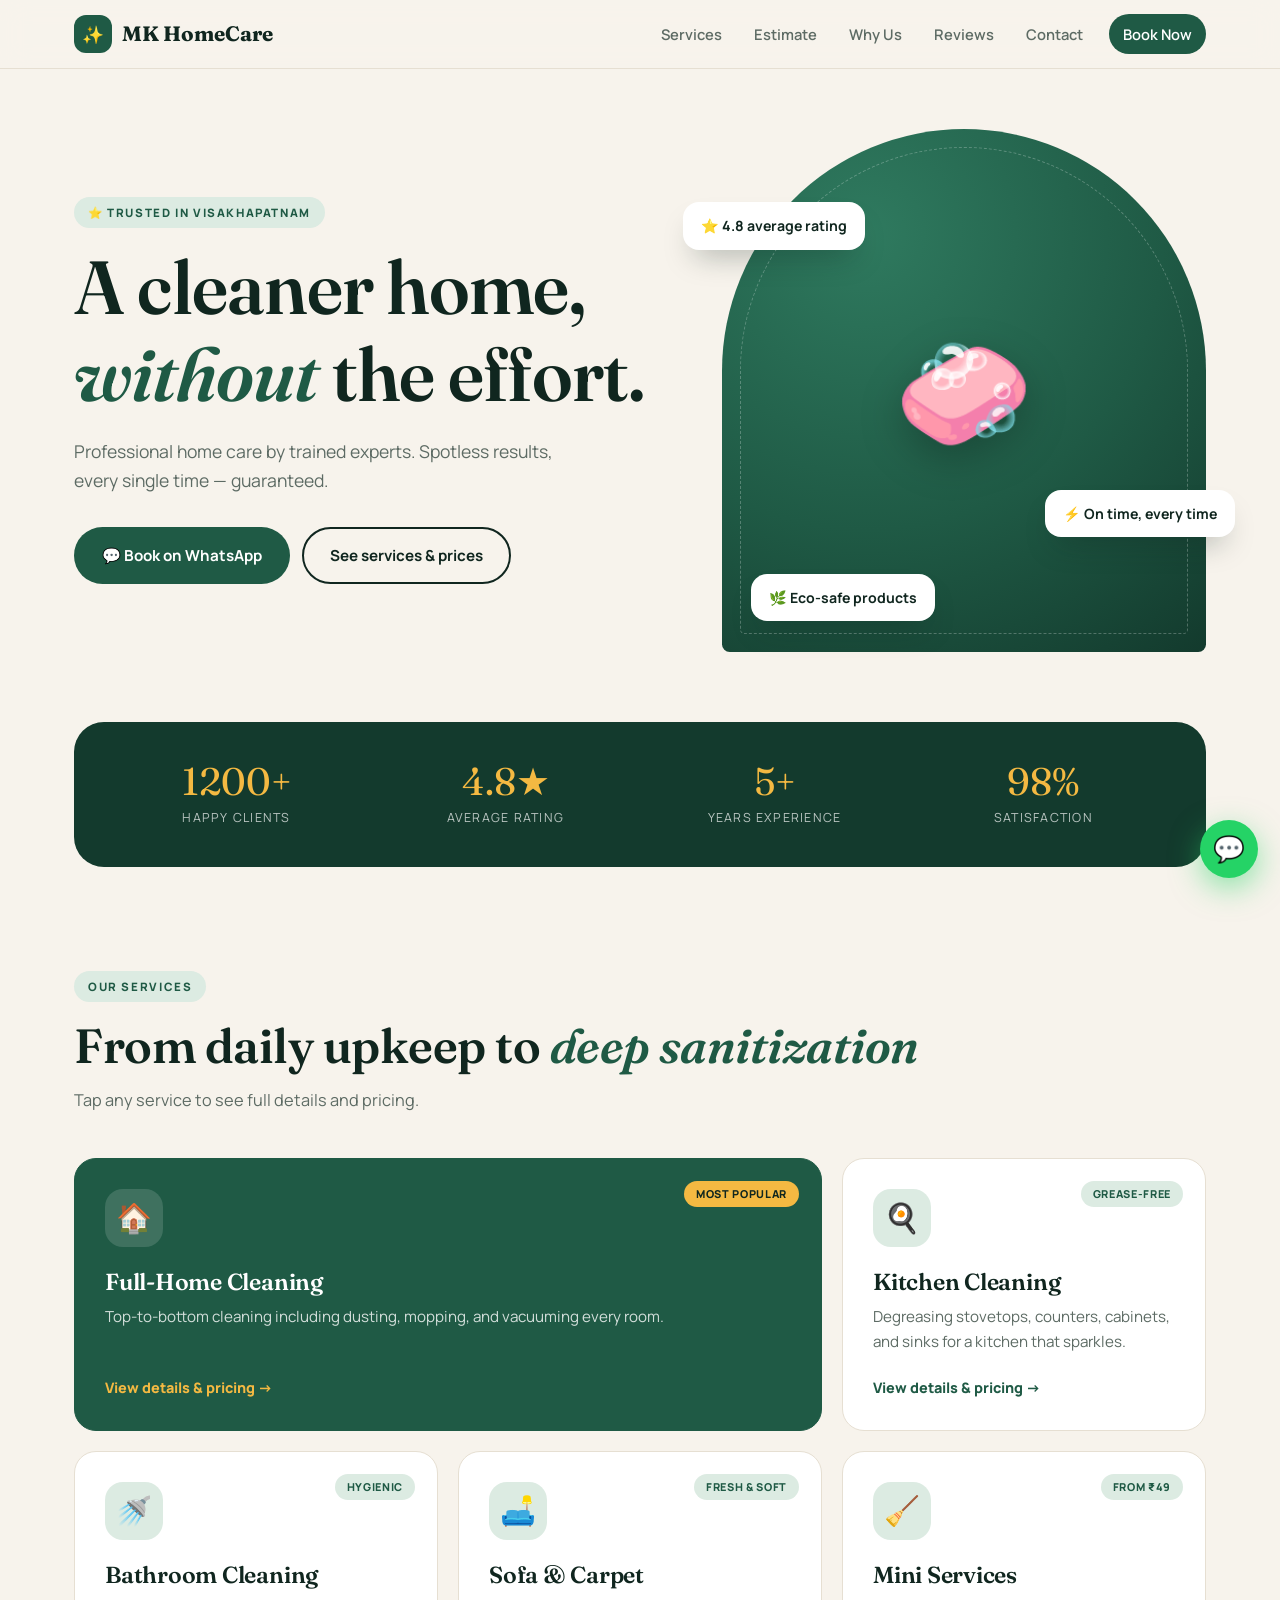
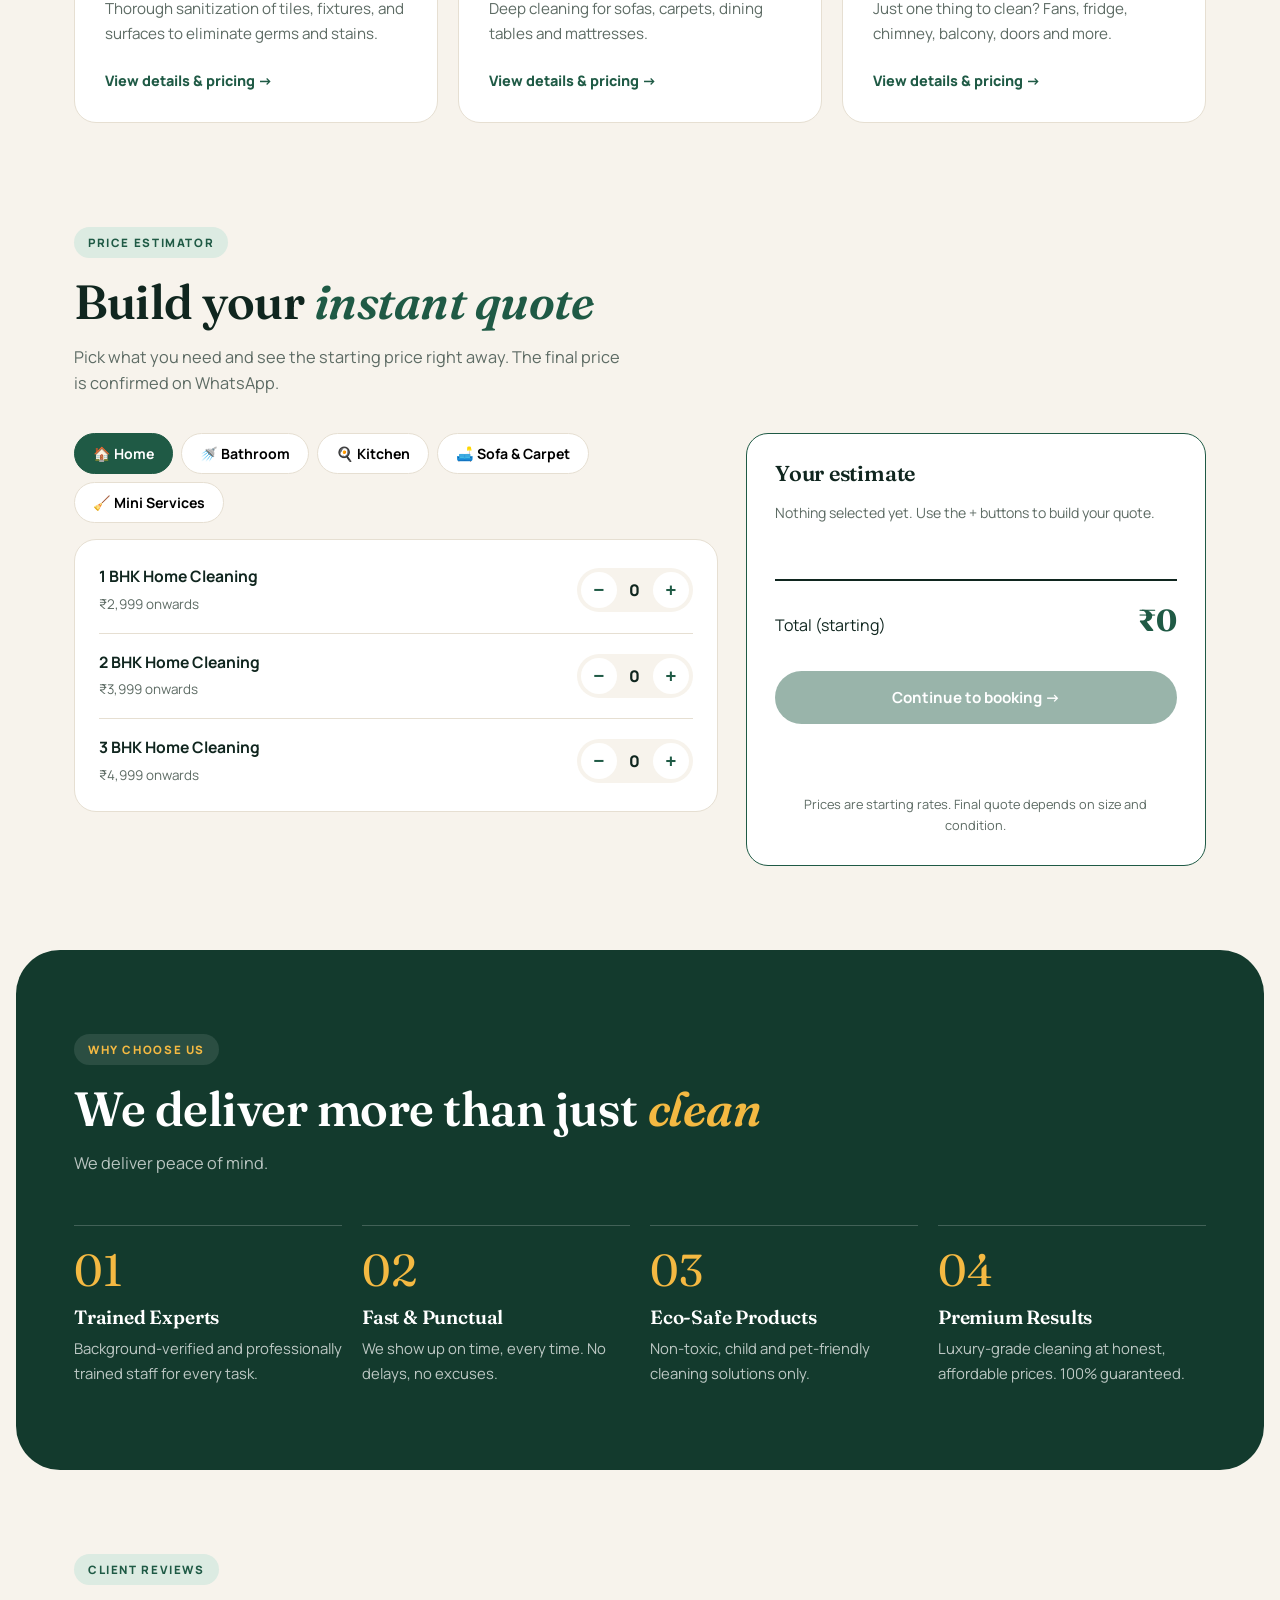
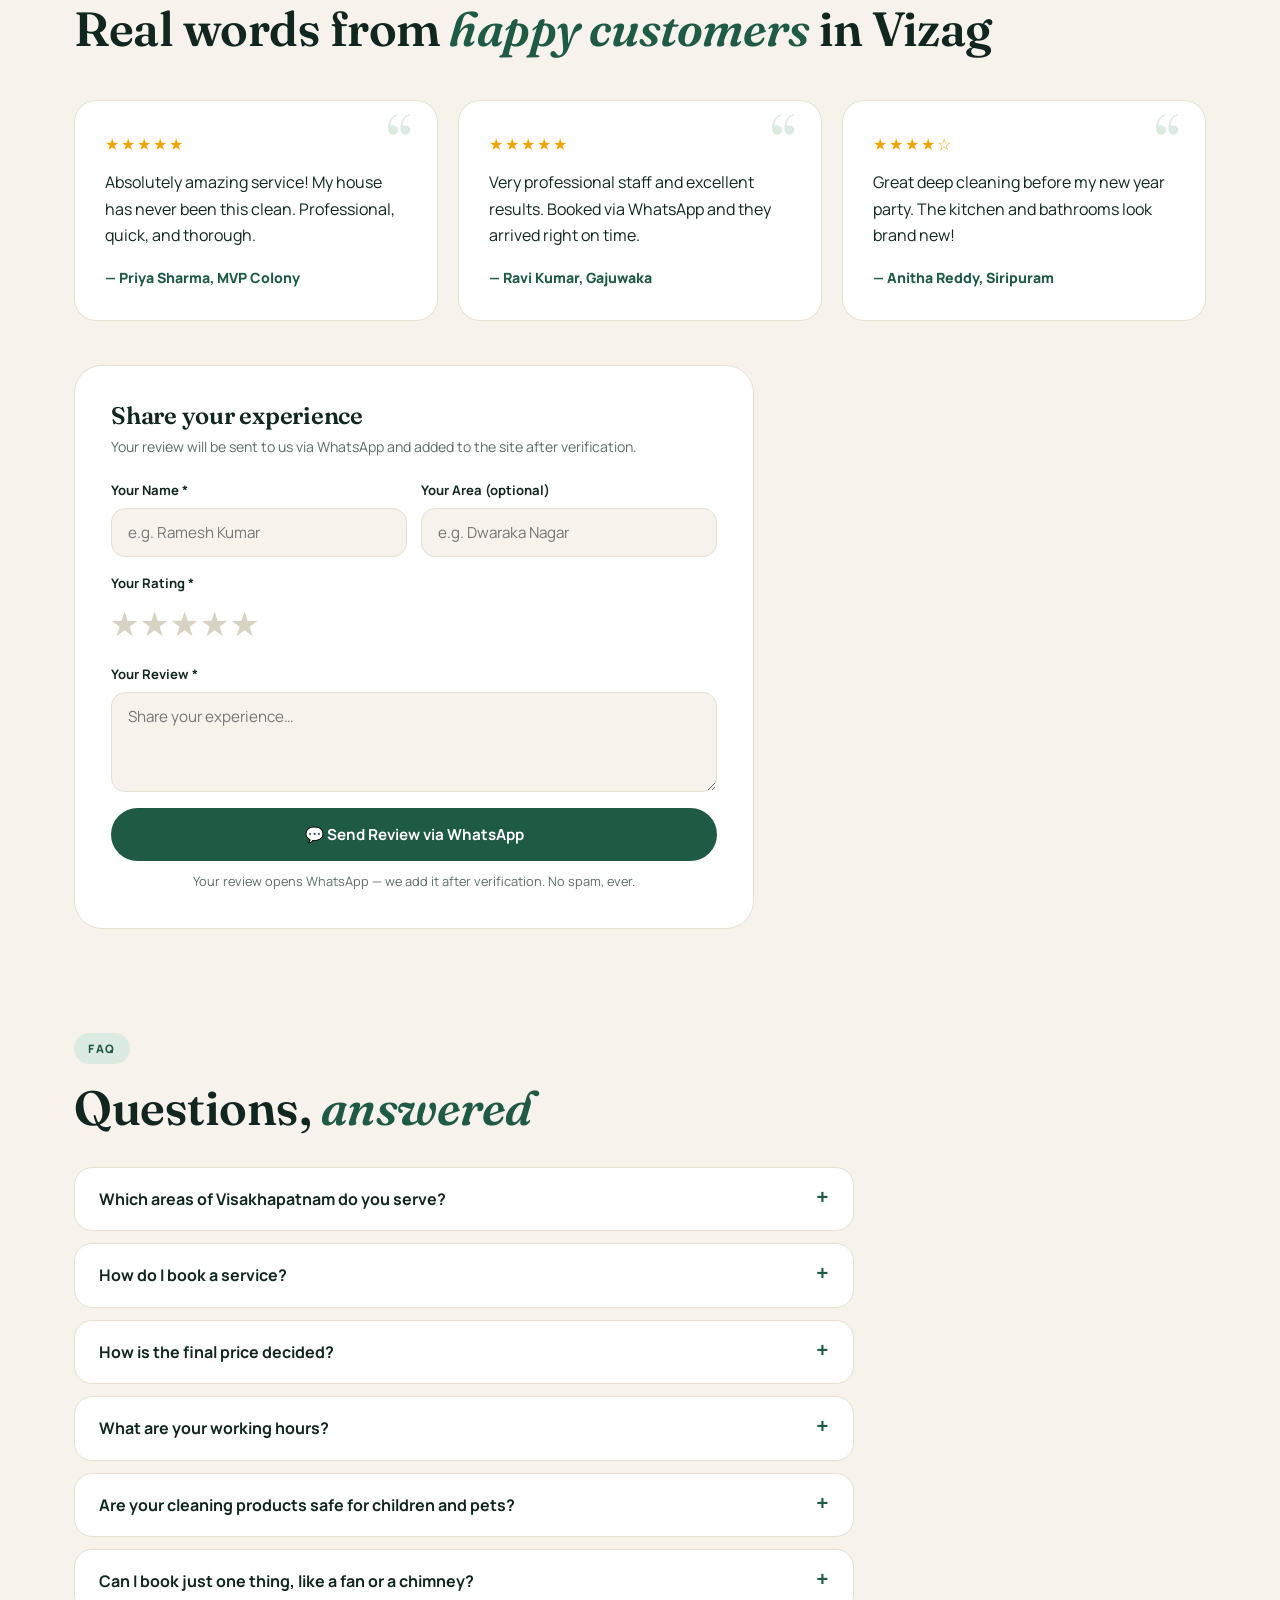
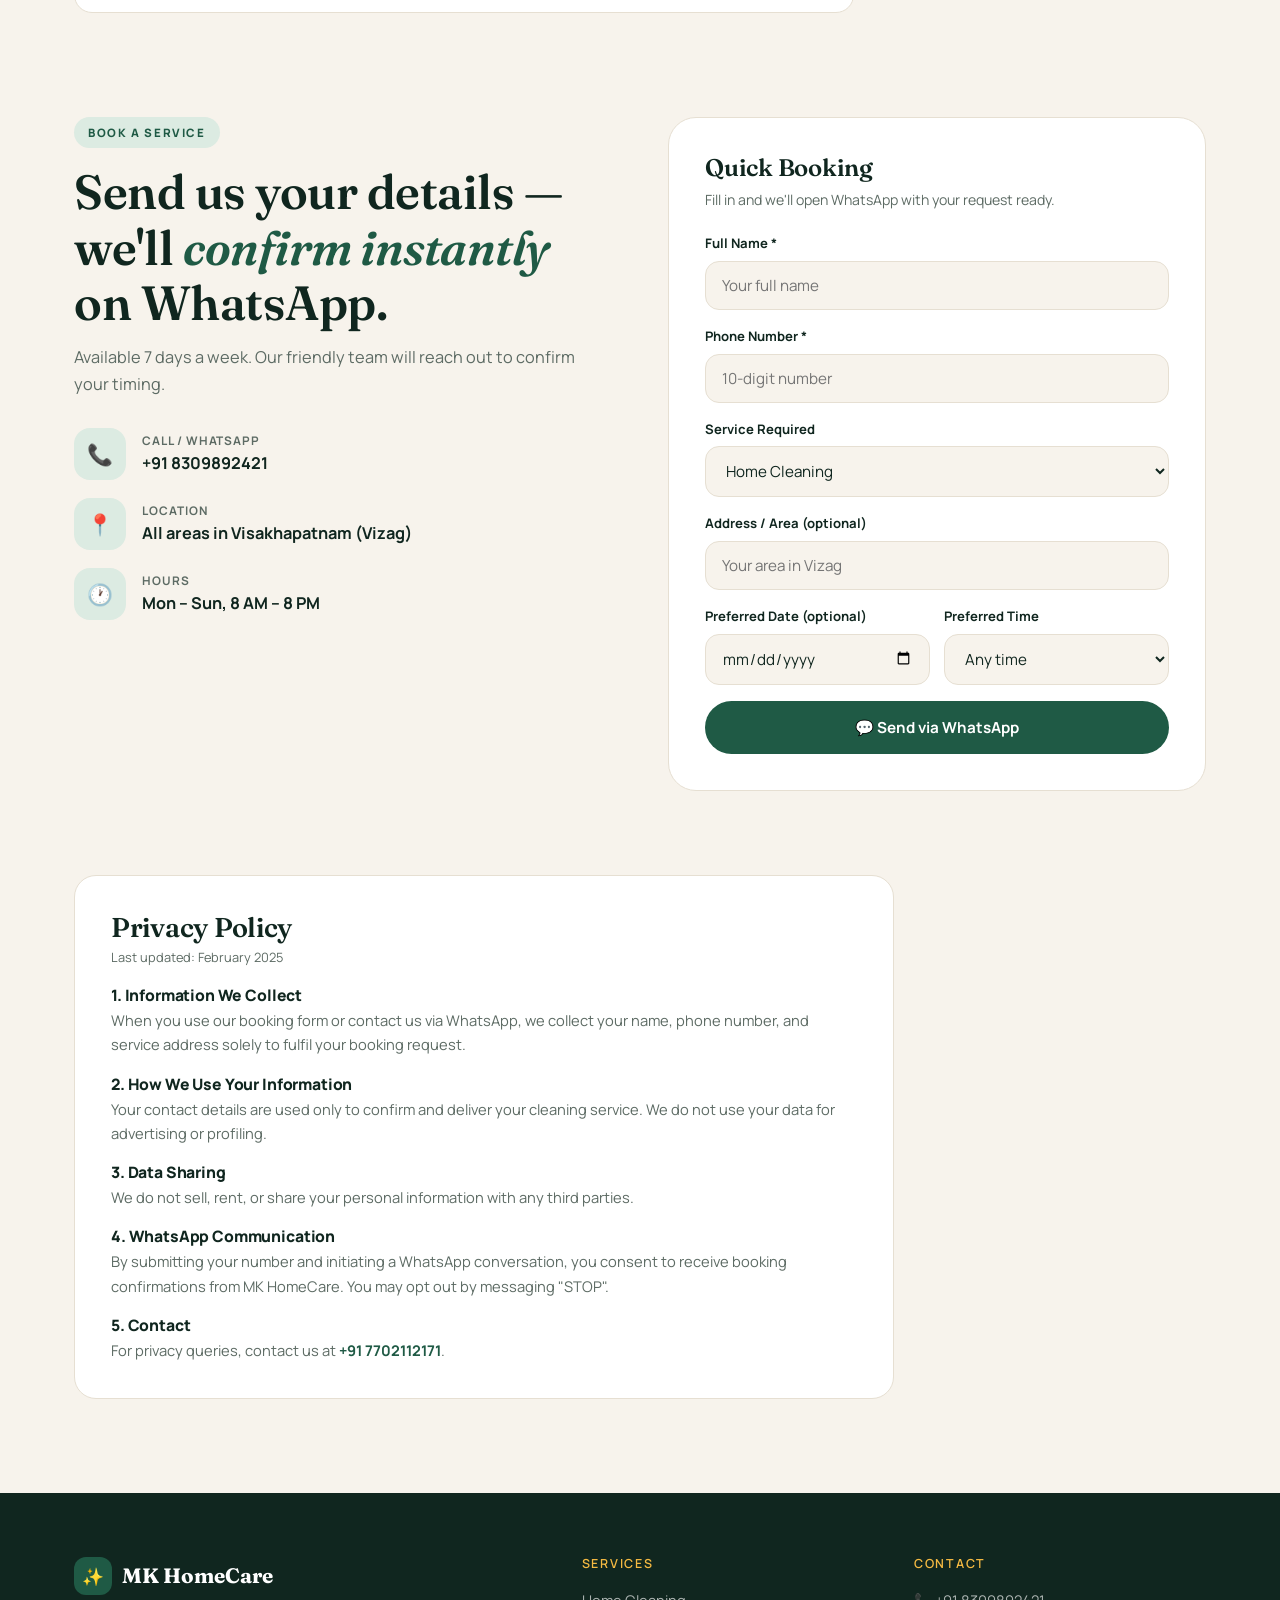
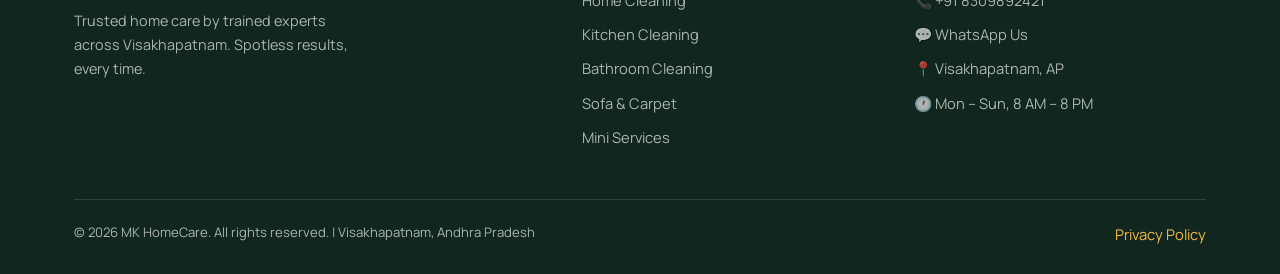
<file: index.html>
<!DOCTYPE html>
<html lang="en">
<head>
<meta charset="UTF-8"/>
<meta name="viewport" content="width=device-width,initial-scale=1"/>
<title>MK HomeCare – Professional Home Cleaning Services in Visakhapatnam</title>
<meta name="description" content="MK HomeCare offers trusted professional home, kitchen, bathroom, sofa and deep cleaning services across Visakhapatnam (Vizag). Book instantly on WhatsApp."/>
<meta name="robots" content="index, follow"/>
<meta name="author" content="MK HomeCare"/>
<link rel="canonical" href="https://arjunpuli007.github.io/MK-HomeCare/"/>
<meta property="og:type" content="website"/>
<meta property="og:url" content="https://arjunpuli007.github.io/MK-HomeCare/"/>
<meta property="og:site_name" content="MK HomeCare"/>
<meta property="og:image" content="https://arjunpuli007.github.io/MK-HomeCare/og-image.png"/>
<meta name="twitter:card" content="summary_large_image"/>
<meta name="theme-color" content="#1f5a45"/>
<meta property="og:title" content="MK HomeCare – Professional Home Cleaning Services in Visakhapatnam"/>
<meta property="og:description" content="MK HomeCare offers trusted professional home, kitchen, bathroom, sofa and deep cleaning services across Visakhapatnam (Vizag). Book instantly on WhatsApp."/>
<link rel="icon" href="data:image/svg+xml,<svg xmlns='http://www.w3.org/2000/svg' viewBox='0 0 100 100'><rect width='100' height='100' rx='24' fill='%231f5a45'/><text y='.9em' font-size='70' x='14'>✨</text></svg>"/>
<link rel="preconnect" href="https://fonts.googleapis.com"/><link href="https://fonts.googleapis.com/css2?family=Fraunces:ital,opsz,wght@0,9..144,600;0,9..144,700;1,9..144,600&amp;family=Manrope:wght@400;500;600;700;800&amp;display=swap" rel="stylesheet"/>
<link rel="stylesheet" href="style.css"/>
<script type="application/ld+json">{"@context":"https://schema.org","@type":"LocalBusiness","name":"MK HomeCare","description":"Professional home cleaning services in Visakhapatnam.","telephone":"+918309892421","address":{"@type":"PostalAddress","addressLocality":"Visakhapatnam","addressRegion":"Andhra Pradesh","addressCountry":"IN"},"openingHours":"Mo-Su 08:00-20:00","priceRange":"₹₹","areaServed":"Visakhapatnam","url":"https://arjunpuli007.github.io/MK-HomeCare/"}</script>
<script type="application/ld+json">{"@context": "https://schema.org", "@type": "FAQPage", "mainEntity": [{"@type": "Question", "name": "Which areas of Visakhapatnam do you serve?", "acceptedAnswer": {"@type": "Answer", "text": "We serve all areas in Visakhapatnam (Vizag). Share your locality on WhatsApp and we will confirm availability."}}, {"@type": "Question", "name": "How do I book a service?", "acceptedAnswer": {"@type": "Answer", "text": "Use the Quick Booking form or the Book Now button. Your request opens in WhatsApp, and our team confirms your timing and price there."}}, {"@type": "Question", "name": "How is the final price decided?", "acceptedAnswer": {"@type": "Answer", "text": "Prices on the site are starting rates. The final quote depends on size, condition and add-ons, and is confirmed on WhatsApp before booking."}}, {"@type": "Question", "name": "What are your working hours?", "acceptedAnswer": {"@type": "Answer", "text": "We are available Monday to Sunday, 8 AM to 8 PM."}}, {"@type": "Question", "name": "Are your cleaning products safe for children and pets?", "acceptedAnswer": {"@type": "Answer", "text": "Yes. We use eco-safe, non-toxic cleaning products that are child and pet friendly."}}, {"@type": "Question", "name": "Can I book just one thing, like a fan or a chimney?", "acceptedAnswer": {"@type": "Answer", "text": "Yes. Our Mini Services start from ₹49, and you can combine as many as you like using the price estimator."}}]}</script>
</head>
<body>
<header class="site-header"><div class="wrap nav">
<a href="index.html" class="brand"><span class="brand-mark">✨</span>MK HomeCare</a>
<button class="menu-btn" id="menuBtn" aria-label="Menu" aria-expanded="false" aria-controls="navLinks">☰</button>
<nav class="nav-links" id="navLinks">
<a href="index.html#services">Services</a><a href="index.html#estimate">Estimate</a><a href="index.html#why">Why Us</a><a href="index.html#reviews">Reviews</a><a href="index.html#booking">Contact</a>
<a href="https://wa.me/918309892421" class="cta">Book Now</a>
</nav></div></header>
<main>
<section class="hero"><div class="wrap hero-grid">
<div><span class="eyebrow">⭐ Trusted in Visakhapatnam</span>
<h1>A cleaner home, <em>without</em> the effort.</h1>
<p class="lead">Professional home care by trained experts. Spotless results, every single time — guaranteed.</p>
<div class="hero-actions"><a href="https://wa.me/918309892421" class="btn btn-primary">💬 Book on WhatsApp</a><a href="#services" class="btn btn-ghost">See services &amp; prices</a></div></div>
<div class="hero-visual"><span class="big">🧼</span>
<div class="chip c1">⭐ 4.8 average rating</div><div class="chip c2">⚡ On time, every time</div><div class="chip c3">🌿 Eco-safe products</div></div>
</div></section>
<section style="padding-bottom:20px"><div class="wrap"><div class="stats-box reveal">
<div><div class="stat-num">1200+</div><div class="stat-lbl">Happy Clients</div></div>
<div><div class="stat-num">4.8★</div><div class="stat-lbl">Average Rating</div></div>
<div><div class="stat-num">5+</div><div class="stat-lbl">Years Experience</div></div>
<div><div class="stat-num">98%</div><div class="stat-lbl">Satisfaction</div></div>
</div></div></section>
<section class="section" id="services"><div class="wrap">
<span class="eyebrow">Our Services</span><h2 class="sec-title">From daily upkeep to <em>deep sanitization</em></h2>
<p class="sec-sub">Tap any service to see full details and pricing.</p>
<div class="bento">
<a class="tile big reveal" href="home-cleaning.html"><span class="tag">Most Popular</span><div class="ico">🏠</div><h3>Full-Home Cleaning</h3><p>Top-to-bottom cleaning including dusting, mopping, and vacuuming every room.</p><span class="more">View details &amp; pricing →</span></a>
<a class="tile reveal" href="kitchen-cleaning.html"><span class="tag">Grease-Free</span><div class="ico">🍳</div><h3>Kitchen Cleaning</h3><p>Degreasing stovetops, counters, cabinets, and sinks for a kitchen that sparkles.</p><span class="more">View details &amp; pricing →</span></a>
<a class="tile reveal" href="bathroom-cleaning.html"><span class="tag">Hygienic</span><div class="ico">🚿</div><h3>Bathroom Cleaning</h3><p>Thorough sanitization of tiles, fixtures, and surfaces to eliminate germs and stains.</p><span class="more">View details &amp; pricing →</span></a>
<a class="tile reveal" href="sofa-services.html"><span class="tag">Fresh &amp; Soft</span><div class="ico">🛋️</div><h3>Sofa &amp; Carpet</h3><p>Deep cleaning for sofas, carpets, dining tables and mattresses.</p><span class="more">View details &amp; pricing →</span></a>
<a class="tile reveal" href="mini-services.html"><span class="tag">From ₹49</span><div class="ico">🧹</div><h3>Mini Services</h3><p>Just one thing to clean? Fans, fridge, chimney, balcony, doors and more.</p><span class="more">View details &amp; pricing →</span></a>
</div></div></section>
<section class="section" id="estimate" style="padding-top:20px"><div class="wrap">
<span class="eyebrow">Price Estimator</span><h2 class="sec-title">Build your <em>instant quote</em></h2>
<p class="sec-sub">Pick what you need and see the starting price right away. The final price is confirmed on WhatsApp.</p>
<div class="est-grid">
<div class="est-pick"><div class="est-tabs" id="estTabs" role="tablist" aria-label="Service categories"></div><div id="estList" class="est-list"></div></div>
<aside class="est-card"><h3>Your estimate</h3><div id="estSummary" class="est-summary" aria-live="polite"></div>
<div class="est-total"><span>Total (starting)</span><b id="estTotal">₹0</b></div>
<button class="btn btn-primary btn-block" id="estBook" type="button" disabled>Continue to booking →</button>
<button class="est-clear" id="estClear" type="button">Clear all</button>
<p class="pkg-note">Prices are starting rates. Final quote depends on size and condition.</p></aside>
</div></div></section>
<section class="section dark" id="why"><div class="wrap">
<span class="eyebrow">Why Choose Us</span><h2 class="sec-title">We deliver more than just <em>clean</em></h2><p class="sec-sub">We deliver peace of mind.</p>
<div class="why-grid">
<div class="why-item reveal"><div class="n">01</div><h3>Trained Experts</h3><p>Background-verified and professionally trained staff for every task.</p></div>
<div class="why-item reveal"><div class="n">02</div><h3>Fast &amp; Punctual</h3><p>We show up on time, every time. No delays, no excuses.</p></div>
<div class="why-item reveal"><div class="n">03</div><h3>Eco-Safe Products</h3><p>Non-toxic, child and pet-friendly cleaning solutions only.</p></div>
<div class="why-item reveal"><div class="n">04</div><h3>Premium Results</h3><p>Luxury-grade cleaning at honest, affordable prices. 100% guaranteed.</p></div>
</div></div></section>
<section class="section" id="reviews"><div class="wrap">
<span class="eyebrow">Client Reviews</span><h2 class="sec-title">Real words from <em>happy customers</em> in Vizag</h2>
<div class="rev-grid">
<div class="rev reveal"><div class="stars">★★★★★</div><p>Absolutely amazing service! My house has never been this clean. Professional, quick, and thorough.</p><div class="by">— Priya Sharma, MVP Colony</div></div>
<div class="rev reveal"><div class="stars">★★★★★</div><p>Very professional staff and excellent results. Booked via WhatsApp and they arrived right on time.</p><div class="by">— Ravi Kumar, Gajuwaka</div></div>
<div class="rev reveal"><div class="stars">★★★★☆</div><p>Great deep cleaning before my new year party. The kitchen and bathrooms look brand new!</p><div class="by">— Anitha Reddy, Siripuram</div></div>
</div>
<div class="form-card" style="max-width:680px">
<h3>Share your experience</h3><p class="form-note">Your review will be sent to us via WhatsApp and added to the site after verification.</p>
<div class="row2">
<div class="field"><label for="rName">Your Name *</label><input id="rName" type="text" placeholder="e.g. Ramesh Kumar" autocomplete="name"/><span class="error-msg" id="rNameErr">Please enter your name.</span></div>
<div class="field"><label for="rArea">Your Area (optional)</label><input id="rArea" type="text" placeholder="e.g. Dwaraka Nagar"/></div></div>
<div class="field"><label>Your Rating *</label><div class="star-rating">
<input type="radio" id="star5" name="rating" value="5"/><label for="star5" title="5 stars">★</label>
<input type="radio" id="star4" name="rating" value="4"/><label for="star4" title="4 stars">★</label>
<input type="radio" id="star3" name="rating" value="3"/><label for="star3" title="3 stars">★</label>
<input type="radio" id="star2" name="rating" value="2"/><label for="star2" title="2 stars">★</label>
<input type="radio" id="star1" name="rating" value="1"/><label for="star1" title="1 star">★</label></div>
<span class="error-msg" id="rRatingErr">Please select a rating.</span></div>
<div class="field"><label for="rText">Your Review *</label><textarea id="rText" placeholder="Share your experience…"></textarea><span class="error-msg" id="rTextErr">Please write a short review.</span></div>
<button class="btn btn-primary btn-block" onclick="submitReview()">💬 Send Review via WhatsApp</button>
<p class="wa-note">Your review opens WhatsApp — we add it after verification. No spam, ever.</p>
<div class="success-msg" id="rSuccess">✅ WhatsApp opened! Send the message to submit your review.</div>
</div></div></section>
<section class="section" id="faq" style="padding-top:20px"><div class="wrap"><span class="eyebrow">FAQ</span><h2 class="sec-title">Questions, <em>answered</em></h2><div class="faq"><details class="faq-item"><summary>Which areas of Visakhapatnam do you serve?</summary><p>We serve all areas in Visakhapatnam (Vizag). Share your locality on WhatsApp and we will confirm availability.</p></details><details class="faq-item"><summary>How do I book a service?</summary><p>Use the Quick Booking form or the Book Now button. Your request opens in WhatsApp, and our team confirms your timing and price there.</p></details><details class="faq-item"><summary>How is the final price decided?</summary><p>Prices on the site are starting rates. The final quote depends on size, condition and add-ons, and is confirmed on WhatsApp before booking.</p></details><details class="faq-item"><summary>What are your working hours?</summary><p>We are available Monday to Sunday, 8 AM to 8 PM.</p></details><details class="faq-item"><summary>Are your cleaning products safe for children and pets?</summary><p>Yes. We use eco-safe, non-toxic cleaning products that are child and pet friendly.</p></details><details class="faq-item"><summary>Can I book just one thing, like a fan or a chimney?</summary><p>Yes. Our Mini Services start from ₹49, and you can combine as many as you like using the price estimator.</p></details></div></div></section>
<section class="section" id="booking" style="padding-top:20px"><div class="wrap book-grid">
<div><span class="eyebrow">Book a Service</span><h2 class="sec-title">Send us your details — we'll <em>confirm instantly</em> on WhatsApp.</h2>
<p class="sec-sub">Available 7 days a week. Our friendly team will reach out to confirm your timing.</p>
<div class="contact-items">
<div class="ci"><div class="ci-icon">📞</div><div><small>Call / WhatsApp</small><b><a href="tel:+918309892421">+91 8309892421</a></b></div></div>
<div class="ci"><div class="ci-icon">📍</div><div><small>Location</small><b>All areas in Visakhapatnam (Vizag)</b></div></div>
<div class="ci"><div class="ci-icon">🕐</div><div><small>Hours</small><b>Mon – Sun, 8 AM – 8 PM</b></div></div>
</div></div>
<div class="form-card"><h3>Quick Booking</h3><p class="form-note">Fill in and we'll open WhatsApp with your request ready.</p>
<div class="field"><label for="bName">Full Name *</label><input id="bName" type="text" placeholder="Your full name" autocomplete="name"/><span class="error-msg" id="bNameErr">Please enter your name.</span></div>
<div class="field"><label for="bPhone">Phone Number *</label><input id="bPhone" type="tel" placeholder="10-digit number" autocomplete="tel"/><span class="error-msg" id="bPhoneErr">Please enter a valid 10-digit number.</span></div>
<div class="field"><label for="bService">Service Required</label><select id="bService"><option>Home Cleaning</option><option>Bathroom Cleaning</option><option>Kitchen Cleaning</option><option>Sofa &amp; Carpet Cleaning</option><option>Mini Services</option><option>Other / Not Sure</option></select></div>
<div class="field"><label for="bArea">Address / Area (optional)</label><input id="bArea" type="text" placeholder="Your area in Vizag"/></div>
<div class="row2"><div class="field"><label for="bDate">Preferred Date (optional)</label><input id="bDate" type="date"/><span class="error-msg" id="bDateErr">Please choose today or a future date.</span></div>
<div class="field"><label for="bSlot">Preferred Time</label><select id="bSlot"><option value="">Any time</option><option>8 AM – 11 AM</option><option>11 AM – 2 PM</option><option>2 PM – 5 PM</option><option>5 PM – 8 PM</option></select></div></div>
<div class="success-msg" id="bEstNote" style="display:none;margin:0 0 16px"></div>
<button class="btn btn-primary btn-block" onclick="sendWhatsApp()">💬 Send via WhatsApp</button></div>
</div></section>
<section style="padding:0 0 10px" id="privacy"><div class="wrap"><div class="privacy">
<h2>Privacy Policy</h2><p class="upd">Last updated: February 2025</p>
<h3>1. Information We Collect</h3><p>When you use our booking form or contact us via WhatsApp, we collect your name, phone number, and service address solely to fulfil your booking request.</p>
<h3>2. How We Use Your Information</h3><p>Your contact details are used only to confirm and deliver your cleaning service. We do not use your data for advertising or profiling.</p>
<h3>3. Data Sharing</h3><p>We do not sell, rent, or share your personal information with any third parties.</p>
<h3>4. WhatsApp Communication</h3><p>By submitting your number and initiating a WhatsApp conversation, you consent to receive booking confirmations from MK HomeCare. You may opt out by messaging "STOP".</p>
<h3>5. Contact</h3><p>For privacy queries, contact us at <a href="https://wa.me/917702112171" style="color:var(--green);font-weight:700">+91 7702112171</a>.</p>
</div></div></section>
</main>
<footer><div class="wrap">
<div class="foot-grid">
<div><a href="index.html" class="brand"><span class="brand-mark">✨</span>MK HomeCare</a><p>Trusted home care by trained experts across Visakhapatnam. Spotless results, every time.</p></div>
<div><h4>Services</h4><a href="home-cleaning.html">Home Cleaning</a><a href="kitchen-cleaning.html">Kitchen Cleaning</a><a href="bathroom-cleaning.html">Bathroom Cleaning</a><a href="sofa-services.html">Sofa &amp; Carpet</a><a href="mini-services.html">Mini Services</a></div>
<div><h4>Contact</h4><a href="tel:+918309892421">📞 +91 8309892421</a><a href="https://wa.me/918309892421">💬 WhatsApp Us</a><a href="index.html#booking">📍 Visakhapatnam, AP</a><a href="index.html#booking">🕐 Mon – Sun, 8 AM – 8 PM</a></div>
</div>
<div class="foot-bottom"><span>© 2026 MK HomeCare. All rights reserved. | Visakhapatnam, Andhra Pradesh</span><a href="index.html#privacy">Privacy Policy</a></div>
</div></footer>
<a href="https://wa.me/918309892421" class="wa-float" title="Chat on WhatsApp" aria-label="Chat on WhatsApp">💬</a>
<script src="app.js"></script>
</body>
</html>
</file>
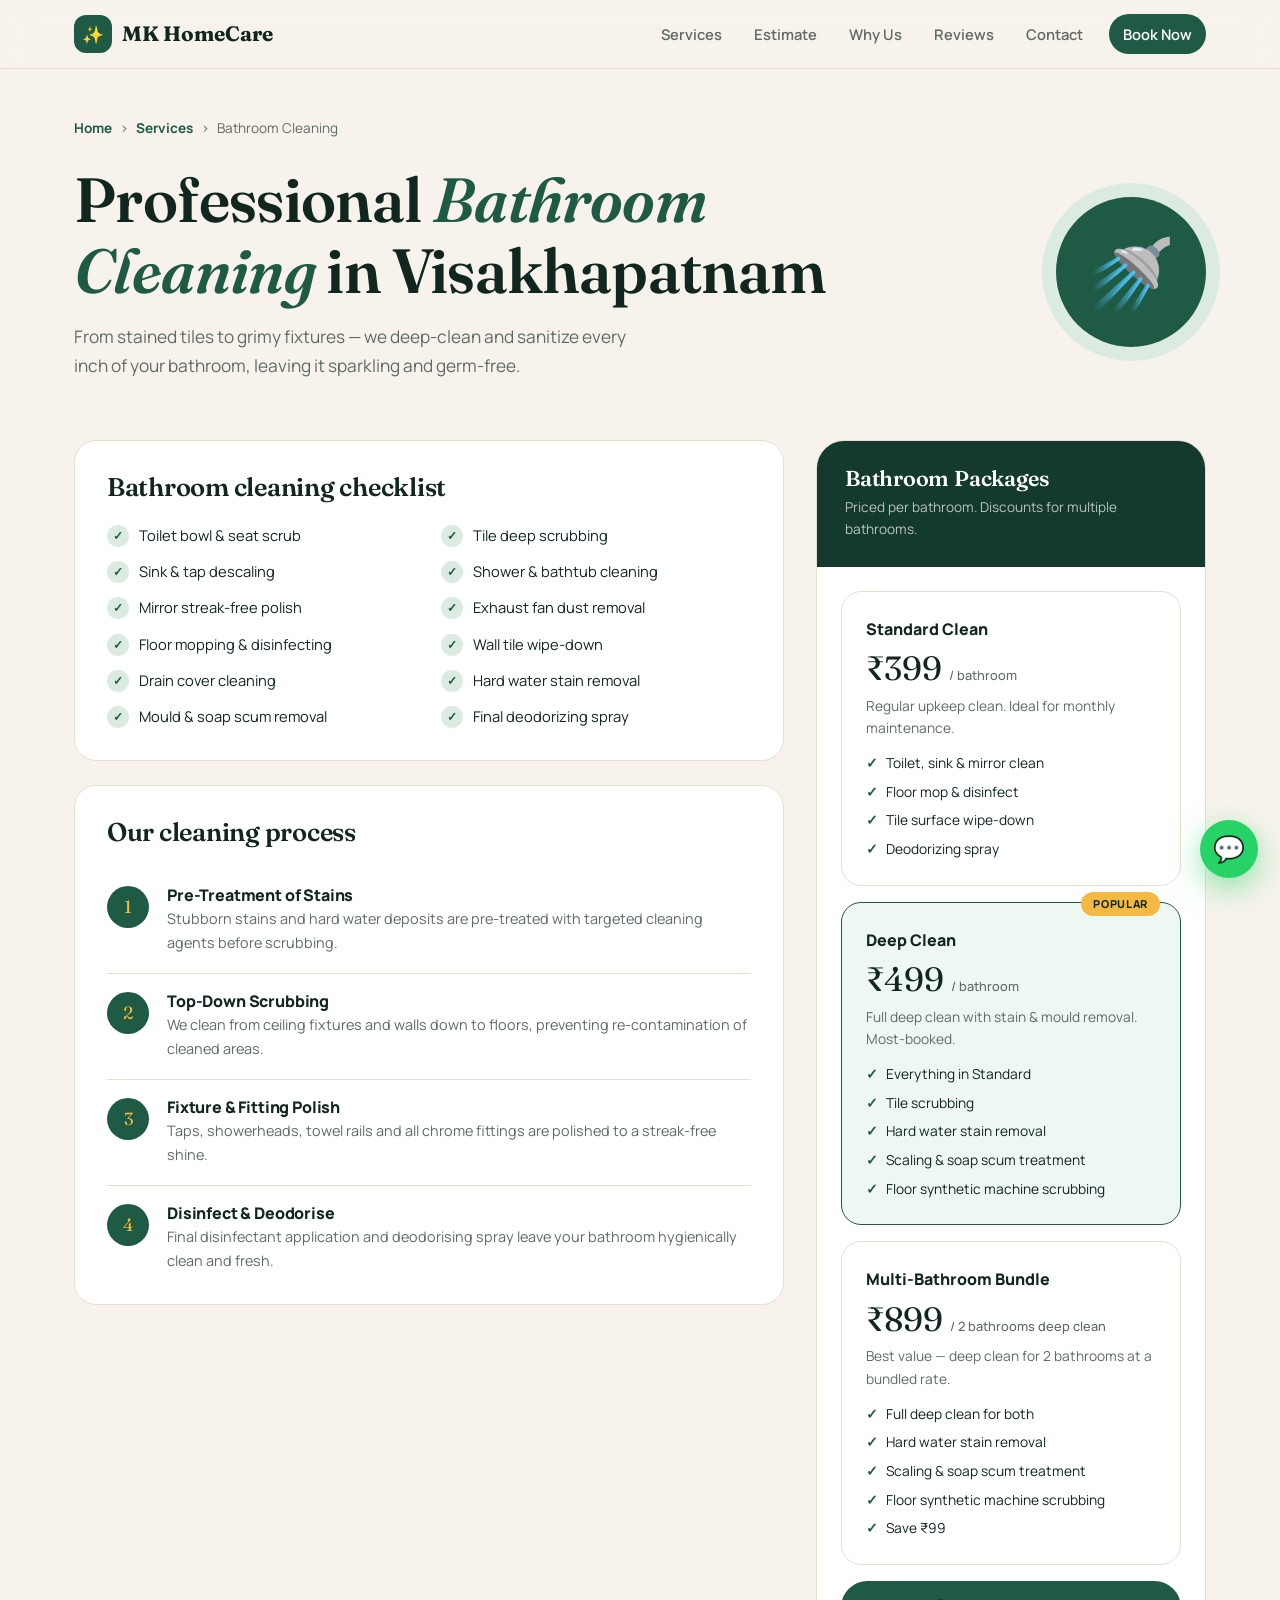
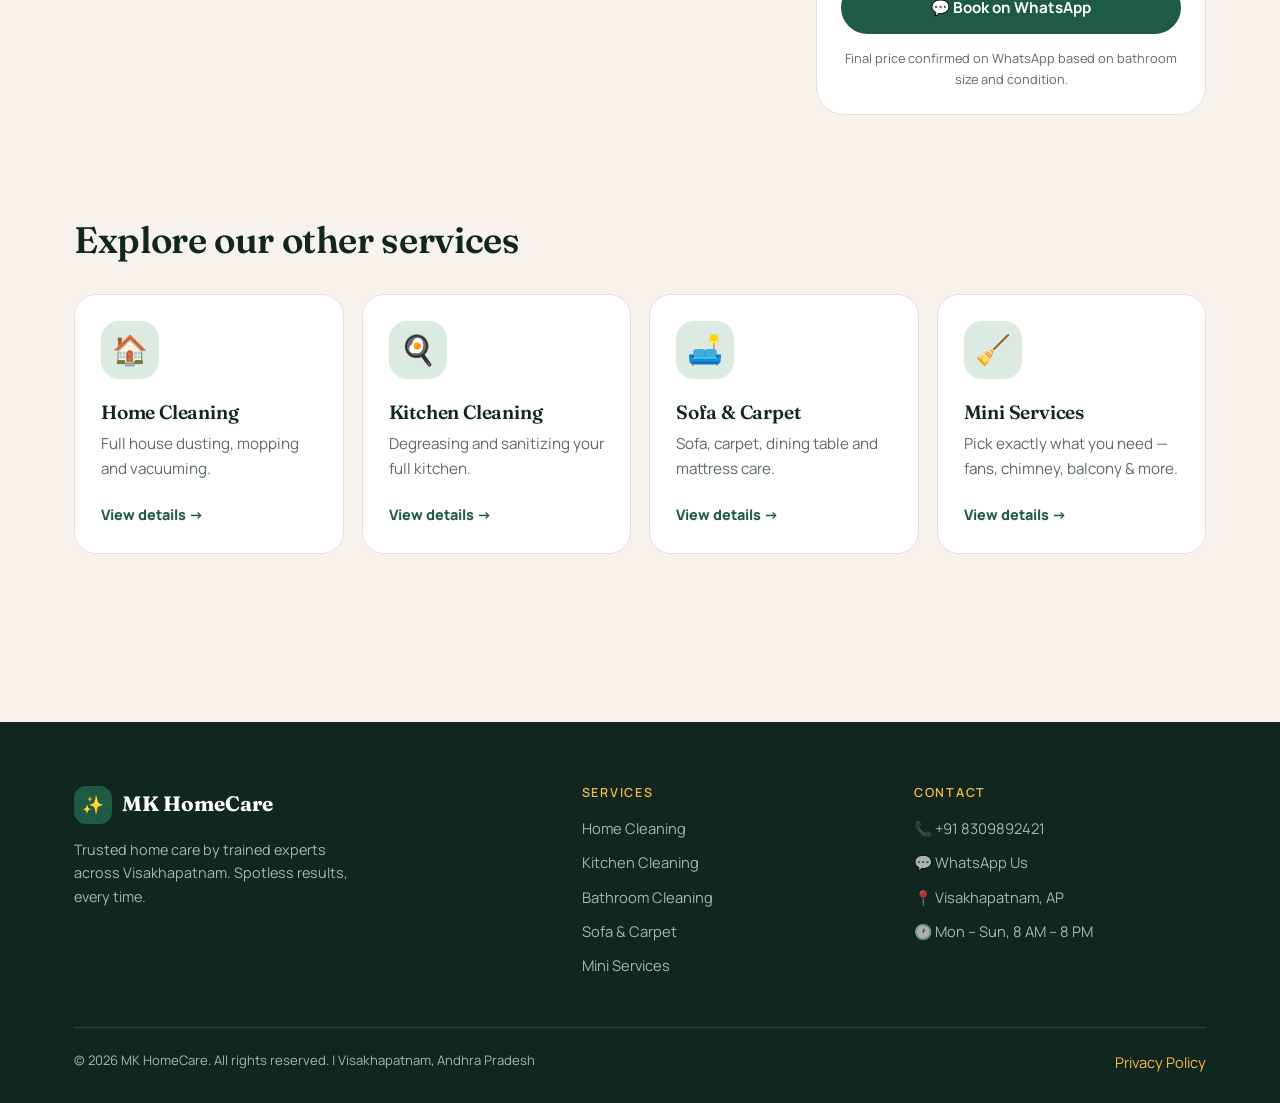
<file: bathroom-cleaning.html>
<!DOCTYPE html>
<html lang="en">
<head>
<meta charset="UTF-8"/>
<meta name="viewport" content="width=device-width,initial-scale=1"/>
<title>Bathroom Cleaning Services in Visakhapatnam – MK HomeCare</title>
<meta name="description" content="Professional bathroom cleaning in Visakhapatnam. Deep tile scrubbing, fixture sanitization, stain &amp; mould removal. View packages &amp; book on WhatsApp."/>
<meta name="robots" content="index, follow"/>
<meta name="author" content="MK HomeCare"/>
<link rel="canonical" href="https://arjunpuli007.github.io/MK-HomeCare/bathroom-cleaning.html"/>
<meta property="og:type" content="website"/>
<meta property="og:url" content="https://arjunpuli007.github.io/MK-HomeCare/bathroom-cleaning.html"/>
<meta property="og:site_name" content="MK HomeCare"/>
<meta property="og:image" content="https://arjunpuli007.github.io/MK-HomeCare/og-image.png"/>
<meta name="twitter:card" content="summary_large_image"/>
<meta name="theme-color" content="#1f5a45"/>
<meta property="og:title" content="Bathroom Cleaning Services in Visakhapatnam – MK HomeCare"/>
<meta property="og:description" content="Professional bathroom cleaning in Visakhapatnam. Deep tile scrubbing, fixture sanitization, stain &amp; mould removal. View packages &amp; book on WhatsApp."/>
<link rel="icon" href="data:image/svg+xml,<svg xmlns='http://www.w3.org/2000/svg' viewBox='0 0 100 100'><rect width='100' height='100' rx='24' fill='%231f5a45'/><text y='.9em' font-size='70' x='14'>✨</text></svg>"/>
<link rel="preconnect" href="https://fonts.googleapis.com"/><link href="https://fonts.googleapis.com/css2?family=Fraunces:ital,opsz,wght@0,9..144,600;0,9..144,700;1,9..144,600&amp;family=Manrope:wght@400;500;600;700;800&amp;display=swap" rel="stylesheet"/>
<link rel="stylesheet" href="style.css"/>
</head>
<body>
<header class="site-header"><div class="wrap nav">
<a href="index.html" class="brand"><span class="brand-mark">✨</span>MK HomeCare</a>
<button class="menu-btn" id="menuBtn" aria-label="Menu" aria-expanded="false" aria-controls="navLinks">☰</button>
<nav class="nav-links" id="navLinks">
<a href="index.html#services">Services</a><a href="index.html#estimate">Estimate</a><a href="index.html#why">Why Us</a><a href="index.html#reviews">Reviews</a><a href="index.html#booking">Contact</a>
<a href="https://wa.me/918309892421" class="cta">Book Now</a>
</nav></div></header>
<main>
<section class="page-hero"><div class="wrap">
<div class="crumbs"><a href="index.html">Home</a><span>›</span><a href="index.html#services">Services</a><span>›</span>Bathroom Cleaning</div>
<div class="ph-grid"><div><h1>Professional <em>Bathroom Cleaning</em> in Visakhapatnam</h1><p>From stained tiles to grimy fixtures — we deep-clean and sanitize every inch of your bathroom, leaving it sparkling and germ-free.</p></div><div class="ph-badge">🚿</div></div>
</div></section>
<section class="section" style="padding-top:20px"><div class="wrap split"><div><div class="panel reveal"><h2>Bathroom cleaning checklist</h2><ul class="checks"><li>Toilet bowl &amp; seat scrub</li><li>Tile deep scrubbing</li><li>Sink &amp; tap descaling</li><li>Shower &amp; bathtub cleaning</li><li>Mirror streak-free polish</li><li>Exhaust fan dust removal</li><li>Floor mopping &amp; disinfecting</li><li>Wall tile wipe-down</li><li>Drain cover cleaning</li><li>Hard water stain removal</li><li>Mould &amp; soap scum removal</li><li>Final deodorizing spray</li></ul></div><div class="panel reveal"><h2>Our cleaning process</h2><ol class="steps"><li class="step"><div class="step-n">1</div><div><h4>Pre-Treatment of Stains</h4><p>Stubborn stains and hard water deposits are pre-treated with targeted cleaning agents before scrubbing.</p></div></li><li class="step"><div class="step-n">2</div><div><h4>Top-Down Scrubbing</h4><p>We clean from ceiling fixtures and walls down to floors, preventing re-contamination of cleaned areas.</p></div></li><li class="step"><div class="step-n">3</div><div><h4>Fixture &amp; Fitting Polish</h4><p>Taps, showerheads, towel rails and all chrome fittings are polished to a streak-free shine.</p></div></li><li class="step"><div class="step-n">4</div><div><h4>Disinfect &amp; Deodorise</h4><p>Final disinfectant application and deodorising spray leave your bathroom hygienically clean and fresh.</p></div></li></ol></div></div><aside class="aside"><div class="aside-card reveal"><div class="aside-head"><h3>Bathroom Packages</h3><p>Priced per bathroom. Discounts for multiple bathrooms.</p></div><div class="aside-body"><div class="pkg"><div class="pkg-name">Standard Clean</div><div class="price">₹399 <span>/ bathroom</span></div><p class="pkg-desc">Regular upkeep clean. Ideal for monthly maintenance.</p><ul class="plist"><li>Toilet, sink &amp; mirror clean</li><li>Floor mop &amp; disinfect</li><li>Tile surface wipe-down</li><li>Deodorizing spray</li></ul></div><div class="pkg pop"><span class="pkg-badge">Popular</span><div class="pkg-name">Deep Clean</div><div class="price">₹499 <span>/ bathroom</span></div><p class="pkg-desc">Full deep clean with stain &amp; mould removal. Most-booked.</p><ul class="plist"><li>Everything in Standard</li><li>Tile scrubbing</li><li>Hard water stain removal</li><li>Scaling &amp; soap scum treatment</li><li>Floor synthetic machine scrubbing</li></ul></div><div class="pkg"><div class="pkg-name">Multi-Bathroom Bundle</div><div class="price">₹899 <span>/ 2 bathrooms deep clean</span></div><p class="pkg-desc">Best value — deep clean for 2 bathrooms at a bundled rate.</p><ul class="plist"><li>Full deep clean for both</li><li>Hard water stain removal</li><li>Scaling &amp; soap scum treatment</li><li>Floor synthetic machine scrubbing</li><li>Save ₹99</li></ul></div><button class="btn btn-primary btn-block" onclick="bookService('Bathroom Cleaning')">💬 Book on WhatsApp</button><p class="pkg-note">Final price confirmed on WhatsApp based on bathroom size and condition.</p></div></div></aside></div></section>
<section class="section" style="padding-top:20px"><div class="wrap"><h2 class="sec-title" style="font-size:clamp(1.6rem,3vw,2.3rem)">Explore our other services</h2><div class="others"><a class="tile reveal" href="home-cleaning.html"><div class="ico">🏠</div><h3>Home Cleaning</h3><p>Full house dusting, mopping and vacuuming.</p><span class="more">View details →</span></a><a class="tile reveal" href="kitchen-cleaning.html"><div class="ico">🍳</div><h3>Kitchen Cleaning</h3><p>Degreasing and sanitizing your full kitchen.</p><span class="more">View details →</span></a><a class="tile reveal" href="sofa-services.html"><div class="ico">🛋️</div><h3>Sofa &amp; Carpet</h3><p>Sofa, carpet, dining table and mattress care.</p><span class="more">View details →</span></a><a class="tile reveal" href="mini-services.html"><div class="ico">🧹</div><h3>Mini Services</h3><p>Pick exactly what you need — fans, chimney, balcony &amp; more.</p><span class="more">View details →</span></a></div></div></section>
</main>
<footer><div class="wrap">
<div class="foot-grid">
<div><a href="index.html" class="brand"><span class="brand-mark">✨</span>MK HomeCare</a><p>Trusted home care by trained experts across Visakhapatnam. Spotless results, every time.</p></div>
<div><h4>Services</h4><a href="home-cleaning.html">Home Cleaning</a><a href="kitchen-cleaning.html">Kitchen Cleaning</a><a href="bathroom-cleaning.html">Bathroom Cleaning</a><a href="sofa-services.html">Sofa &amp; Carpet</a><a href="mini-services.html">Mini Services</a></div>
<div><h4>Contact</h4><a href="tel:+918309892421">📞 +91 8309892421</a><a href="https://wa.me/918309892421">💬 WhatsApp Us</a><a href="index.html#booking">📍 Visakhapatnam, AP</a><a href="index.html#booking">🕐 Mon – Sun, 8 AM – 8 PM</a></div>
</div>
<div class="foot-bottom"><span>© 2026 MK HomeCare. All rights reserved. | Visakhapatnam, Andhra Pradesh</span><a href="index.html#privacy">Privacy Policy</a></div>
</div></footer>
<a href="https://wa.me/918309892421" class="wa-float" title="Chat on WhatsApp" aria-label="Chat on WhatsApp">💬</a>
<script src="app.js"></script>
</body>
</html>
</file>
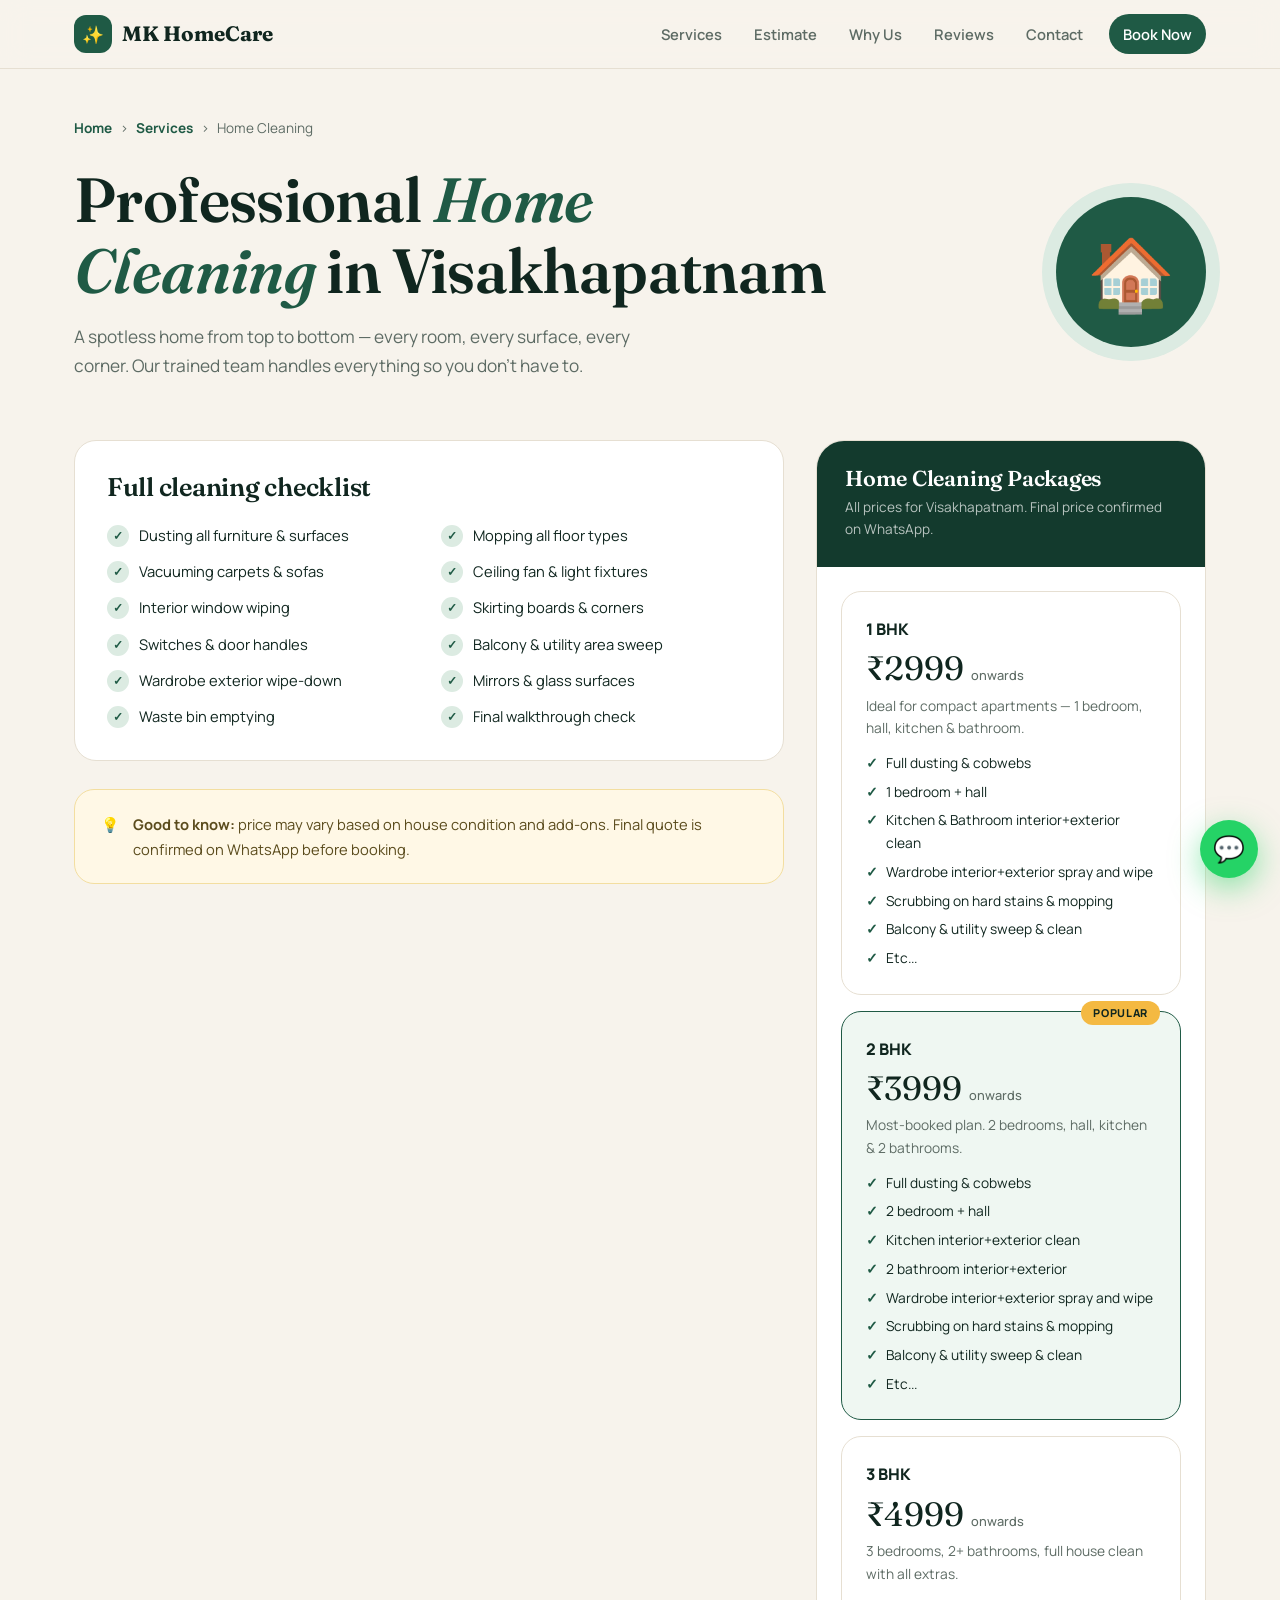
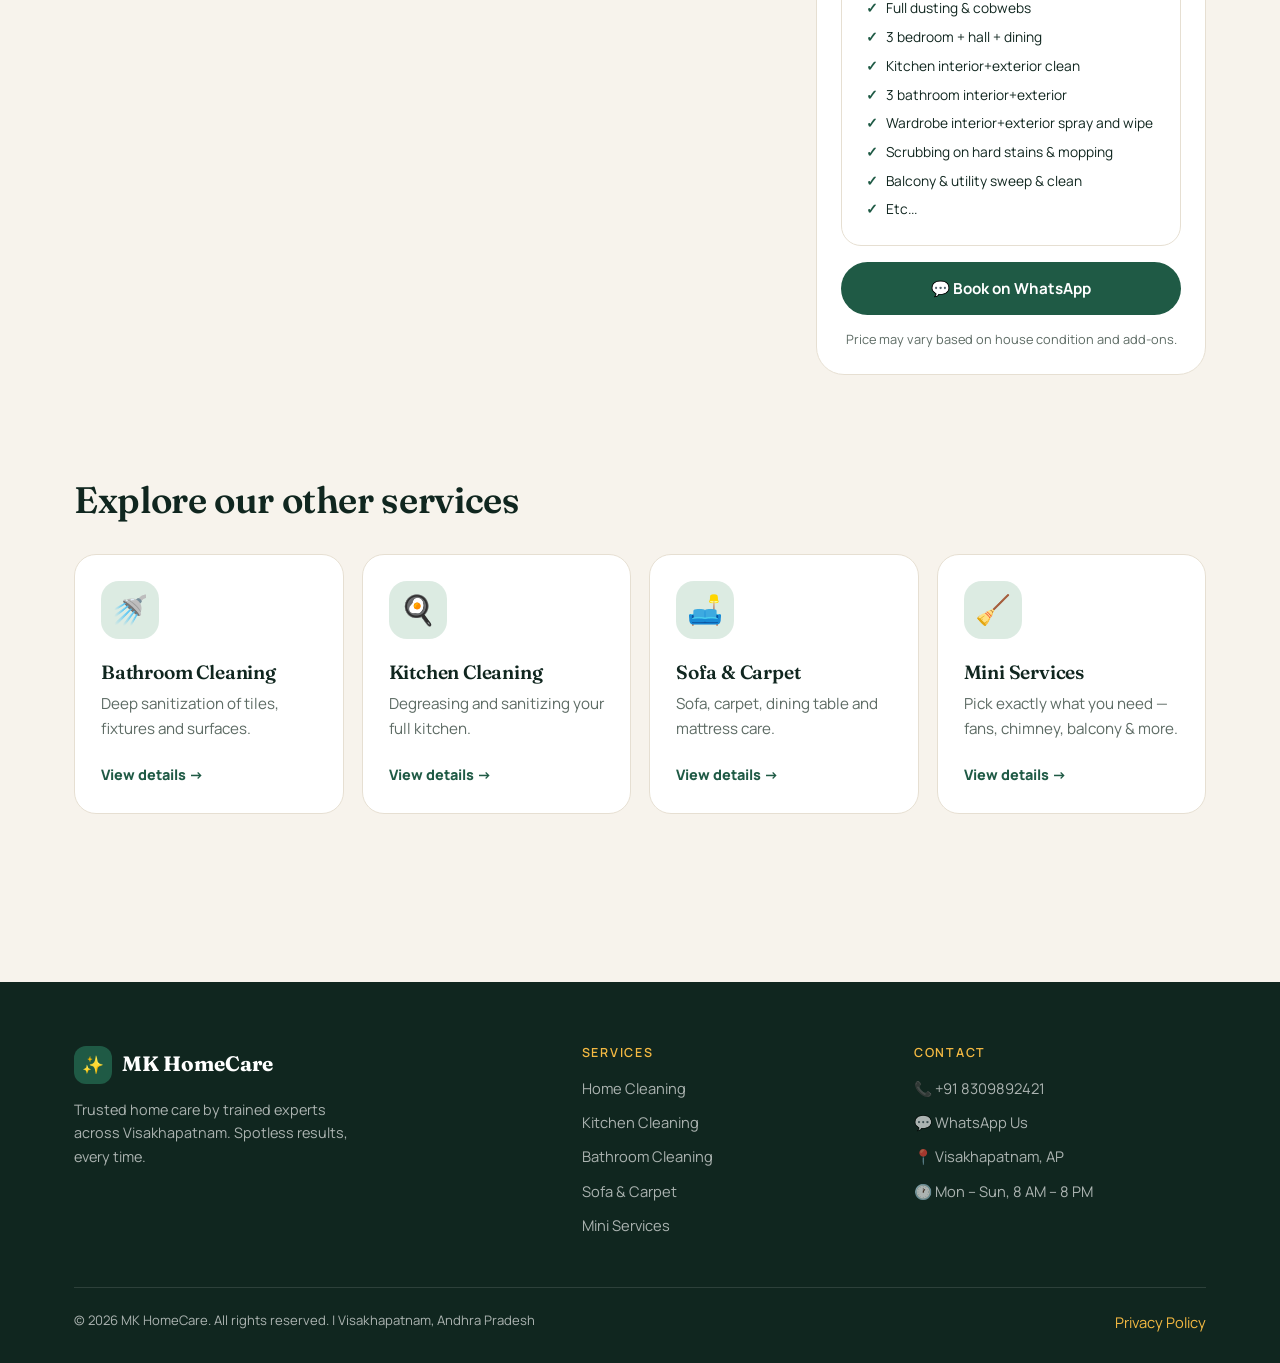
<file: home-cleaning.html>
<!DOCTYPE html>
<html lang="en">
<head>
<meta charset="UTF-8"/>
<meta name="viewport" content="width=device-width,initial-scale=1"/>
<title>Home Cleaning Services in Visakhapatnam – MK HomeCare</title>
<meta name="description" content="Professional home cleaning services in Visakhapatnam. Full house dusting, mopping, vacuuming and more. View packages &amp; book instantly on WhatsApp."/>
<meta name="robots" content="index, follow"/>
<meta name="author" content="MK HomeCare"/>
<link rel="canonical" href="https://arjunpuli007.github.io/MK-HomeCare/home-cleaning.html"/>
<meta property="og:type" content="website"/>
<meta property="og:url" content="https://arjunpuli007.github.io/MK-HomeCare/home-cleaning.html"/>
<meta property="og:site_name" content="MK HomeCare"/>
<meta property="og:image" content="https://arjunpuli007.github.io/MK-HomeCare/og-image.png"/>
<meta name="twitter:card" content="summary_large_image"/>
<meta name="theme-color" content="#1f5a45"/>
<meta property="og:title" content="Home Cleaning Services in Visakhapatnam – MK HomeCare"/>
<meta property="og:description" content="Professional home cleaning services in Visakhapatnam. Full house dusting, mopping, vacuuming and more. View packages &amp; book instantly on WhatsApp."/>
<link rel="icon" href="data:image/svg+xml,<svg xmlns='http://www.w3.org/2000/svg' viewBox='0 0 100 100'><rect width='100' height='100' rx='24' fill='%231f5a45'/><text y='.9em' font-size='70' x='14'>✨</text></svg>"/>
<link rel="preconnect" href="https://fonts.googleapis.com"/><link href="https://fonts.googleapis.com/css2?family=Fraunces:ital,opsz,wght@0,9..144,600;0,9..144,700;1,9..144,600&amp;family=Manrope:wght@400;500;600;700;800&amp;display=swap" rel="stylesheet"/>
<link rel="stylesheet" href="style.css"/>
</head>
<body>
<header class="site-header"><div class="wrap nav">
<a href="index.html" class="brand"><span class="brand-mark">✨</span>MK HomeCare</a>
<button class="menu-btn" id="menuBtn" aria-label="Menu" aria-expanded="false" aria-controls="navLinks">☰</button>
<nav class="nav-links" id="navLinks">
<a href="index.html#services">Services</a><a href="index.html#estimate">Estimate</a><a href="index.html#why">Why Us</a><a href="index.html#reviews">Reviews</a><a href="index.html#booking">Contact</a>
<a href="https://wa.me/918309892421" class="cta">Book Now</a>
</nav></div></header>
<main>
<section class="page-hero"><div class="wrap">
<div class="crumbs"><a href="index.html">Home</a><span>›</span><a href="index.html#services">Services</a><span>›</span>Home Cleaning</div>
<div class="ph-grid"><div><h1>Professional <em>Home Cleaning</em> in Visakhapatnam</h1><p>A spotless home from top to bottom — every room, every surface, every corner. Our trained team handles everything so you don't have to.</p></div><div class="ph-badge">🏠</div></div>
</div></section>
<section class="section" style="padding-top:20px"><div class="wrap split"><div><div class="panel reveal"><h2>Full cleaning checklist</h2><ul class="checks"><li>Dusting all furniture &amp; surfaces</li><li>Mopping all floor types</li><li>Vacuuming carpets &amp; sofas</li><li>Ceiling fan &amp; light fixtures</li><li>Interior window wiping</li><li>Skirting boards &amp; corners</li><li>Switches &amp; door handles</li><li>Balcony &amp; utility area sweep</li><li>Wardrobe exterior wipe-down</li><li>Mirrors &amp; glass surfaces</li><li>Waste bin emptying</li><li>Final walkthrough check</li></ul></div><div class="note reveal">💡<div><b>Good to know:</b> price may vary based on house condition and add-ons. Final quote is confirmed on WhatsApp before booking.</div></div></div><aside class="aside"><div class="aside-card reveal"><div class="aside-head"><h3>Home Cleaning Packages</h3><p>All prices for Visakhapatnam. Final price confirmed on WhatsApp.</p></div><div class="aside-body"><div class="pkg"><div class="pkg-name">1 BHK</div><div class="price">₹2999 <span>onwards</span></div><p class="pkg-desc">Ideal for compact apartments — 1 bedroom, hall, kitchen &amp; bathroom.</p><ul class="plist"><li>Full dusting &amp; cobwebs</li><li>1 bedroom + hall</li><li>Kitchen &amp; Bathroom interior+exterior clean</li><li>Wardrobe interior+exterior spray and wipe</li><li>Scrubbing on hard stains &amp; mopping</li><li>Balcony &amp; utility sweep &amp; clean</li><li>Etc...</li></ul></div><div class="pkg pop"><span class="pkg-badge">Popular</span><div class="pkg-name">2 BHK</div><div class="price">₹3999 <span>onwards</span></div><p class="pkg-desc">Most-booked plan. 2 bedrooms, hall, kitchen &amp; 2 bathrooms.</p><ul class="plist"><li>Full dusting &amp; cobwebs</li><li>2 bedroom + hall</li><li>Kitchen interior+exterior clean</li><li>2 bathroom interior+exterior</li><li>Wardrobe interior+exterior spray and wipe</li><li>Scrubbing on hard stains &amp; mopping</li><li>Balcony &amp; utility sweep &amp; clean</li><li>Etc...</li></ul></div><div class="pkg"><div class="pkg-name">3 BHK</div><div class="price">₹4999 <span>onwards</span></div><p class="pkg-desc">3 bedrooms, 2+ bathrooms, full house clean with all extras.</p><ul class="plist"><li>Full dusting &amp; cobwebs</li><li>3 bedroom + hall + dining</li><li>Kitchen interior+exterior clean</li><li>3 bathroom interior+exterior</li><li>Wardrobe interior+exterior spray and wipe</li><li>Scrubbing on hard stains &amp; mopping</li><li>Balcony &amp; utility sweep &amp; clean</li><li>Etc...</li></ul></div><button class="btn btn-primary btn-block" onclick="bookService('Home Cleaning')">💬 Book on WhatsApp</button><p class="pkg-note">Price may vary based on house condition and add-ons.</p></div></div></aside></div></section>
<section class="section" style="padding-top:20px"><div class="wrap"><h2 class="sec-title" style="font-size:clamp(1.6rem,3vw,2.3rem)">Explore our other services</h2><div class="others"><a class="tile reveal" href="bathroom-cleaning.html"><div class="ico">🚿</div><h3>Bathroom Cleaning</h3><p>Deep sanitization of tiles, fixtures and surfaces.</p><span class="more">View details →</span></a><a class="tile reveal" href="kitchen-cleaning.html"><div class="ico">🍳</div><h3>Kitchen Cleaning</h3><p>Degreasing and sanitizing your full kitchen.</p><span class="more">View details →</span></a><a class="tile reveal" href="sofa-services.html"><div class="ico">🛋️</div><h3>Sofa &amp; Carpet</h3><p>Sofa, carpet, dining table and mattress care.</p><span class="more">View details →</span></a><a class="tile reveal" href="mini-services.html"><div class="ico">🧹</div><h3>Mini Services</h3><p>Pick exactly what you need — fans, chimney, balcony &amp; more.</p><span class="more">View details →</span></a></div></div></section>
</main>
<footer><div class="wrap">
<div class="foot-grid">
<div><a href="index.html" class="brand"><span class="brand-mark">✨</span>MK HomeCare</a><p>Trusted home care by trained experts across Visakhapatnam. Spotless results, every time.</p></div>
<div><h4>Services</h4><a href="home-cleaning.html">Home Cleaning</a><a href="kitchen-cleaning.html">Kitchen Cleaning</a><a href="bathroom-cleaning.html">Bathroom Cleaning</a><a href="sofa-services.html">Sofa &amp; Carpet</a><a href="mini-services.html">Mini Services</a></div>
<div><h4>Contact</h4><a href="tel:+918309892421">📞 +91 8309892421</a><a href="https://wa.me/918309892421">💬 WhatsApp Us</a><a href="index.html#booking">📍 Visakhapatnam, AP</a><a href="index.html#booking">🕐 Mon – Sun, 8 AM – 8 PM</a></div>
</div>
<div class="foot-bottom"><span>© 2026 MK HomeCare. All rights reserved. | Visakhapatnam, Andhra Pradesh</span><a href="index.html#privacy">Privacy Policy</a></div>
</div></footer>
<a href="https://wa.me/918309892421" class="wa-float" title="Chat on WhatsApp" aria-label="Chat on WhatsApp">💬</a>
<script src="app.js"></script>
</body>
</html>
</file>
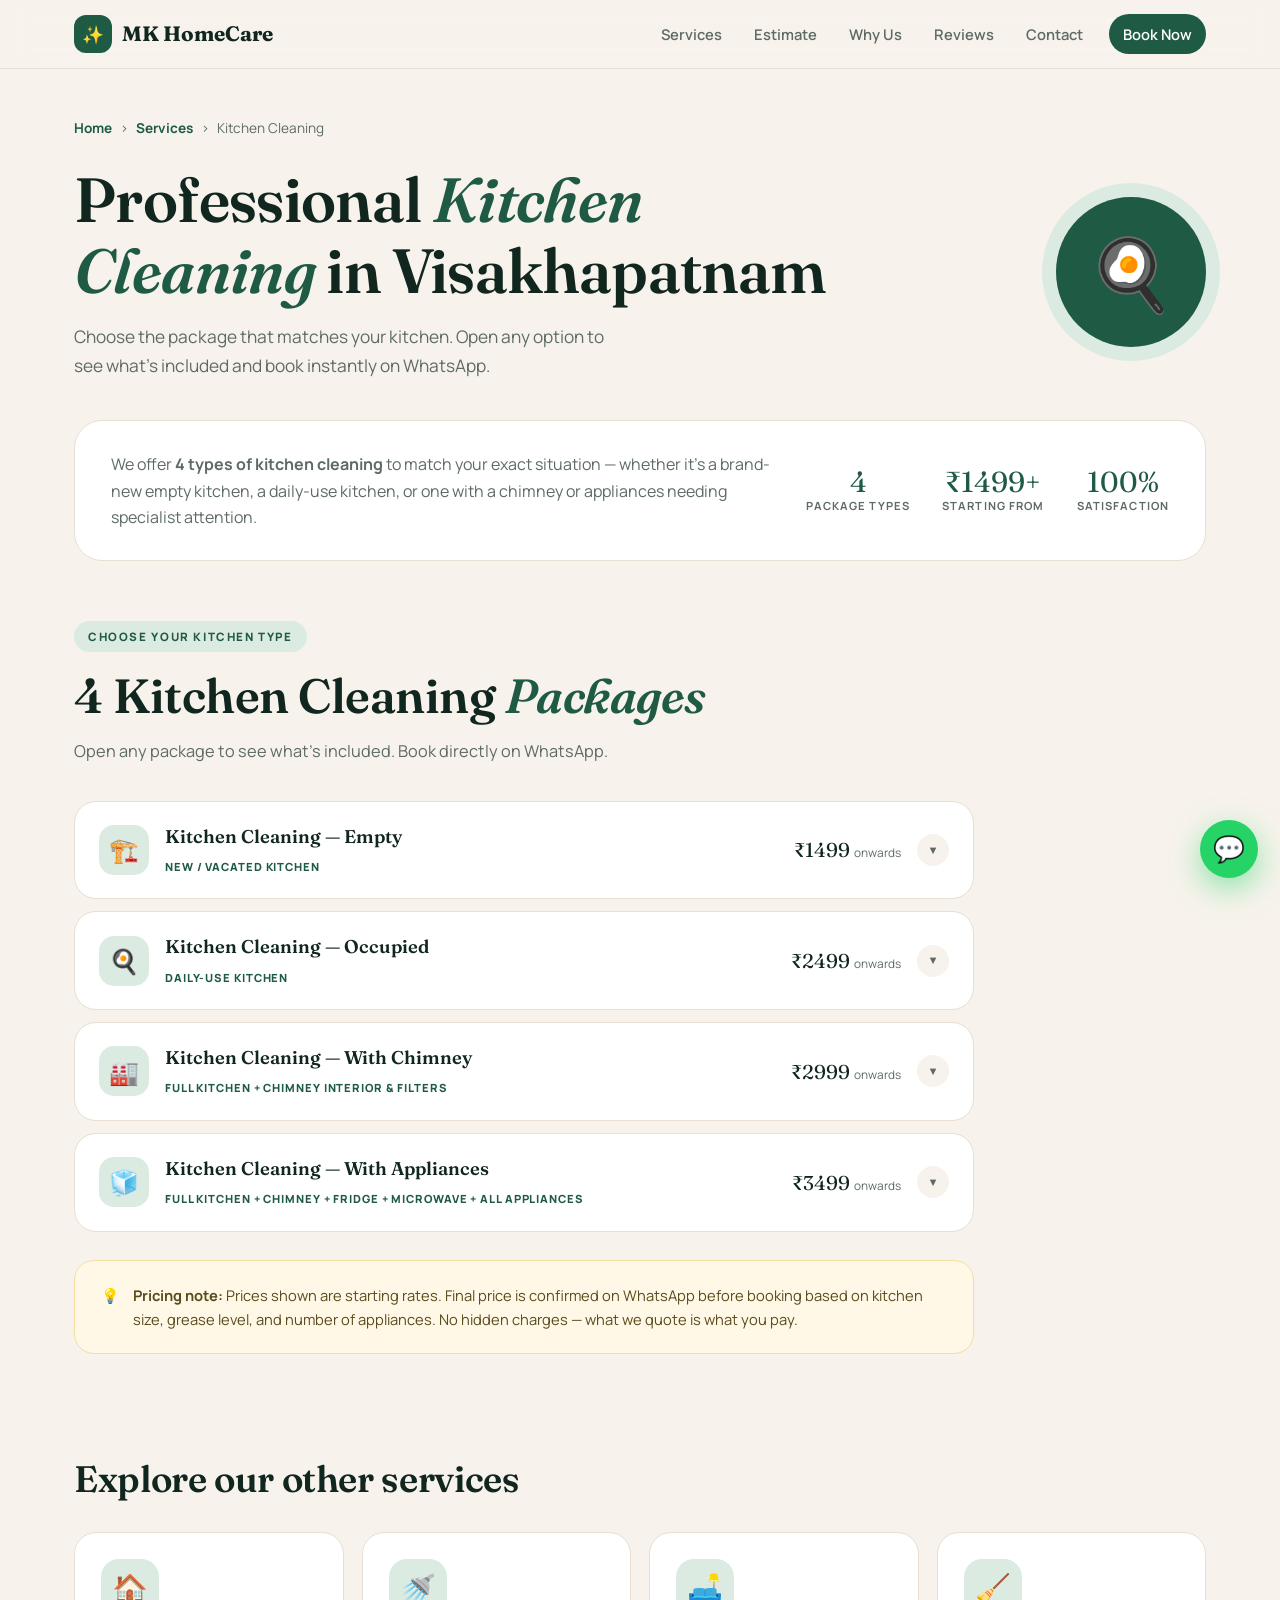
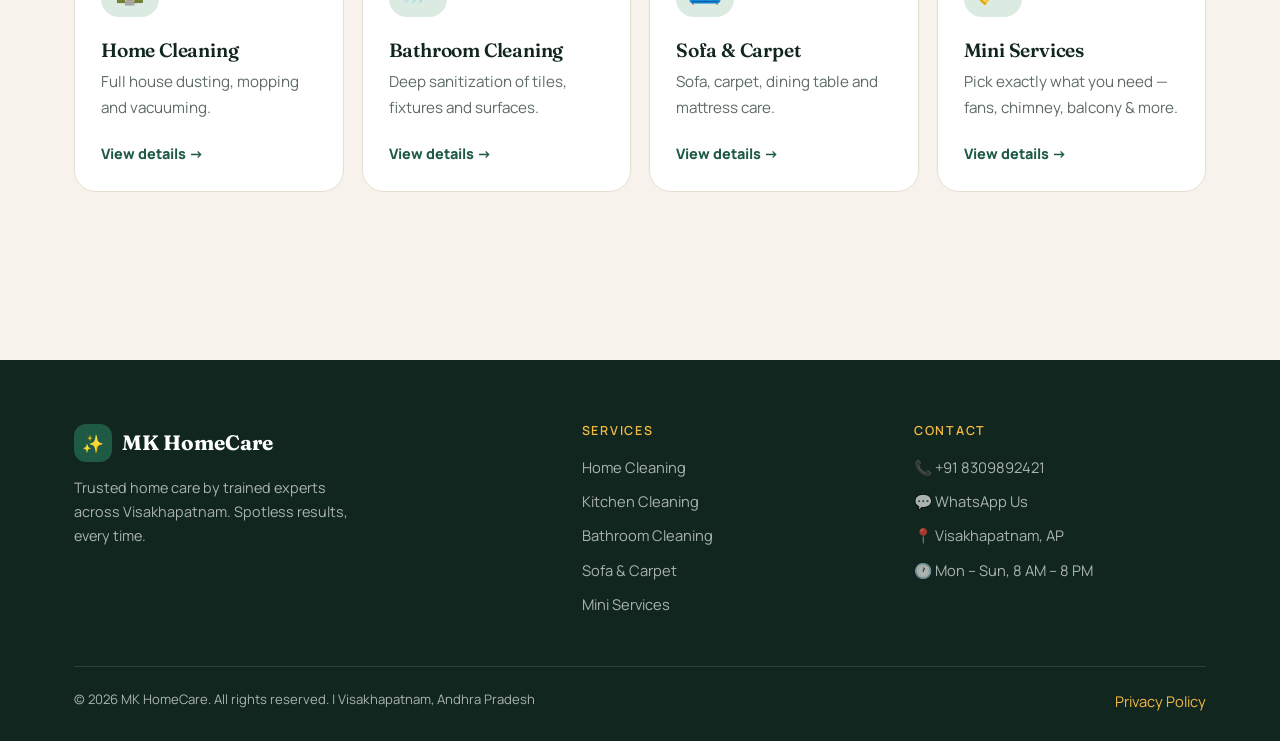
<file: kitchen-cleaning.html>
<!DOCTYPE html>
<html lang="en">
<head>
<meta charset="UTF-8"/>
<meta name="viewport" content="width=device-width,initial-scale=1"/>
<title>Kitchen Cleaning Services in Visakhapatnam – MK HomeCare</title>
<meta name="description" content="Professional kitchen cleaning in Visakhapatnam. Empty kitchen, occupied kitchen, with chimney or with appliances — choose your package and book on WhatsApp."/>
<meta name="robots" content="index, follow"/>
<meta name="author" content="MK HomeCare"/>
<link rel="canonical" href="https://arjunpuli007.github.io/MK-HomeCare/kitchen-cleaning.html"/>
<meta property="og:type" content="website"/>
<meta property="og:url" content="https://arjunpuli007.github.io/MK-HomeCare/kitchen-cleaning.html"/>
<meta property="og:site_name" content="MK HomeCare"/>
<meta property="og:image" content="https://arjunpuli007.github.io/MK-HomeCare/og-image.png"/>
<meta name="twitter:card" content="summary_large_image"/>
<meta name="theme-color" content="#1f5a45"/>
<meta property="og:title" content="Kitchen Cleaning Services in Visakhapatnam – MK HomeCare"/>
<meta property="og:description" content="Professional kitchen cleaning in Visakhapatnam. Empty kitchen, occupied kitchen, with chimney or with appliances — choose your package and book on WhatsApp."/>
<link rel="icon" href="data:image/svg+xml,<svg xmlns='http://www.w3.org/2000/svg' viewBox='0 0 100 100'><rect width='100' height='100' rx='24' fill='%231f5a45'/><text y='.9em' font-size='70' x='14'>✨</text></svg>"/>
<link rel="preconnect" href="https://fonts.googleapis.com"/><link href="https://fonts.googleapis.com/css2?family=Fraunces:ital,opsz,wght@0,9..144,600;0,9..144,700;1,9..144,600&amp;family=Manrope:wght@400;500;600;700;800&amp;display=swap" rel="stylesheet"/>
<link rel="stylesheet" href="style.css"/>
</head>
<body>
<header class="site-header"><div class="wrap nav">
<a href="index.html" class="brand"><span class="brand-mark">✨</span>MK HomeCare</a>
<button class="menu-btn" id="menuBtn" aria-label="Menu" aria-expanded="false" aria-controls="navLinks">☰</button>
<nav class="nav-links" id="navLinks">
<a href="index.html#services">Services</a><a href="index.html#estimate">Estimate</a><a href="index.html#why">Why Us</a><a href="index.html#reviews">Reviews</a><a href="index.html#booking">Contact</a>
<a href="https://wa.me/918309892421" class="cta">Book Now</a>
</nav></div></header>
<main>
<section class="page-hero"><div class="wrap">
<div class="crumbs"><a href="index.html">Home</a><span>›</span><a href="index.html#services">Services</a><span>›</span>Kitchen Cleaning</div>
<div class="ph-grid"><div><h1>Professional <em>Kitchen Cleaning</em> in Visakhapatnam</h1><p>Choose the package that matches your kitchen. Open any option to see what's included and book instantly on WhatsApp.</p></div><div class="ph-badge">🍳</div></div>
</div></section>
<section style="padding-bottom:30px"><div class="wrap"><div class="strip reveal"><p>We offer <b>4 types of kitchen cleaning</b> to match your exact situation — whether it's a brand-new empty kitchen, a daily-use kitchen, or one with a chimney or appliances needing specialist attention.</p>
<div class="strip-stats"><div class="strip-stat"><div class="num">4</div><div class="lbl">Package Types</div></div><div class="strip-stat"><div class="num">₹1499+</div><div class="lbl">Starting From</div></div><div class="strip-stat"><div class="num">100%</div><div class="lbl">Satisfaction</div></div></div></div></div></section>
<section class="section" style="padding-top:30px"><div class="wrap"><span class="eyebrow">Choose Your Kitchen Type</span><h2 class="sec-title">4 Kitchen Cleaning <em>Packages</em></h2><p class="sec-sub" style="margin-bottom:36px">Open any package to see what's included. Book directly on WhatsApp.</p><div class="acc">
<div class="acc-item reveal"><button class="acc-head" aria-expanded="false" onclick="toggleAcc(this)">
<div class="acc-emoji">🏗️</div><div class="acc-mid"><span class="acc-title">Kitchen Cleaning — Empty</span><span class="acc-tag">New / Vacated Kitchen</span></div>
<div class="acc-price">₹1499 <span>onwards</span></div><div class="acc-chev">▼</div></button>
<div class="acc-body"><p class="acc-desc">A first-time deep clean with no utensils, appliances, or furniture present. Without obstacles, our team can access every surface fully — inside all cabinets and drawers, the full floor, all wall tiles top to bottom, and every corner. Our most thorough base clean.</p><span class="ideal">💡 <b>Ideal for:</b> Move-in, new construction, post-renovation kitchens</span><ul class="checks"><li>Full cabinet interior &amp; exterior</li><li>All drawer interiors wiped</li><li>Wall tiles top-to-bottom scrub</li><li>Counter &amp; platform deep scrub</li><li>Sink &amp; tap descale &amp; polish</li><li>Full floor scrub &amp; disinfect</li><li>Ceiling &amp; corner cobweb removal</li><li>All electrical fittings wipe-down</li><li>Window sill &amp; glass clean</li><li>Final food-safe sanitization</li></ul><button class="btn btn-primary btn-sm" onclick="bookService('Kitchen Cleaning — Empty')">💬 Book on WhatsApp</button></div></div>
<div class="acc-item reveal"><button class="acc-head" aria-expanded="false" onclick="toggleAcc(this)">
<div class="acc-emoji">🍳</div><div class="acc-mid"><span class="acc-title">Kitchen Cleaning — Occupied</span><span class="acc-tag">Daily-Use Kitchen</span></div>
<div class="acc-price">₹2499 <span>onwards</span></div><div class="acc-chev">▼</div></button>
<div class="acc-body"><p class="acc-desc">Designed for kitchens with utensils on the counter, items in cabinets, and appliances in use. Our team works carefully around your belongings — cleaning all reachable surfaces, degreasing the stovetop, scrubbing the sink, and mopping the floor. Items are moved aside to clean beneath, then returned to place.</p><span class="ideal">💡 <b>Ideal for:</b> Monthly maintenance of your active kitchen</span><ul class="checks"><li>Stovetop &amp; burner degreasing</li><li>Counter &amp; platform scrub</li><li>Cabinet exterior degreasing</li><li>Backsplash tile wipe-down</li><li>Sink &amp; tap deep clean</li><li>Drain cleaning &amp; deodorizing</li><li>Floor mop &amp; disinfect</li><li>Exhaust fan dust removal</li><li>Waste bin clean &amp; deodorise</li><li>Final food-safe sanitization</li></ul><button class="btn btn-primary btn-sm" onclick="bookService('Kitchen Cleaning — Occupied')">💬 Book on WhatsApp</button></div></div>
<div class="acc-item reveal"><button class="acc-head" aria-expanded="false" onclick="toggleAcc(this)">
<div class="acc-emoji">🏭</div><div class="acc-mid"><span class="acc-title">Kitchen Cleaning — With Chimney</span><span class="acc-tag">Full Kitchen + Chimney Interior &amp; Filters</span></div>
<div class="acc-price">₹2999 <span>onwards</span></div><div class="acc-chev">▼</div></button>
<div class="acc-body"><p class="acc-desc">Everything in the Occupied Kitchen Clean, plus a dedicated chimney deep clean. Chimneys accumulate thick grease inside the motor chamber, fan blades, and filters — reducing suction and creating a fire hazard. We remove filters for a full soak, degrease inner walls and blades, and restore full suction efficiency.</p><span class="ideal">💡 <b>Ideal for:</b> Kitchens where the chimney hasn't been cleaned in 3+ months</span><ul class="checks"><li>Everything in Occupied Clean</li><li>Chimney interior degreasing</li><li>Filter removal &amp; soak clean</li><li>Chimney exterior polish</li><li>Mesh/baffle filter restoration</li><li>Suction efficiency check</li></ul><button class="btn btn-primary btn-sm" onclick="bookService('Kitchen Cleaning — With Chimney')">💬 Book on WhatsApp</button></div></div>
<div class="acc-item reveal"><button class="acc-head" aria-expanded="false" onclick="toggleAcc(this)">
<div class="acc-emoji">🧊</div><div class="acc-mid"><span class="acc-title">Kitchen Cleaning — With Appliances</span><span class="acc-tag">Full Kitchen + Chimney + Fridge + Microwave + All Appliances</span></div>
<div class="acc-price">₹3499 <span>onwards</span></div><div class="acc-chev">▼</div></button>
<div class="acc-body"><p class="acc-desc">Our most complete kitchen package. Everything in the chimney clean, plus inside the refrigerator (shelf-by-shelf with food-safe sanitizer), steam-clean of the microwave, gas stove burner deep clean, and wipe-down of all other appliances. Everything left spotless, sanitized, and odour-free in one visit.</p><span class="ideal">💡 <b>Ideal for:</b> Quarterly reset or before festivals &amp; special occasions</span><ul class="checks"><li>Everything in With Chimney</li><li>Refrigerator interior &amp; exterior clean</li><li>Mixer grinder</li><li>Fridge shelves &amp; door seals</li><li>Microwave interior clean</li><li>Gas stove burner deep clean</li><li>Exhaust fan deep clean</li><li>Trolley &amp; shelf interior wipe</li><li>Full deodorizing &amp; sanitization</li></ul><button class="btn btn-primary btn-sm" onclick="bookService('Kitchen Cleaning — With Appliances')">💬 Book on WhatsApp</button></div></div>
</div><div class="note reveal">💡<div><b>Pricing note:</b> Prices shown are starting rates. Final price is confirmed on WhatsApp before booking based on kitchen size, grease level, and number of appliances. No hidden charges — what we quote is what you pay.</div></div></div></section>
<section class="section" style="padding-top:20px"><div class="wrap"><h2 class="sec-title" style="font-size:clamp(1.6rem,3vw,2.3rem)">Explore our other services</h2><div class="others"><a class="tile reveal" href="home-cleaning.html"><div class="ico">🏠</div><h3>Home Cleaning</h3><p>Full house dusting, mopping and vacuuming.</p><span class="more">View details →</span></a><a class="tile reveal" href="bathroom-cleaning.html"><div class="ico">🚿</div><h3>Bathroom Cleaning</h3><p>Deep sanitization of tiles, fixtures and surfaces.</p><span class="more">View details →</span></a><a class="tile reveal" href="sofa-services.html"><div class="ico">🛋️</div><h3>Sofa &amp; Carpet</h3><p>Sofa, carpet, dining table and mattress care.</p><span class="more">View details →</span></a><a class="tile reveal" href="mini-services.html"><div class="ico">🧹</div><h3>Mini Services</h3><p>Pick exactly what you need — fans, chimney, balcony &amp; more.</p><span class="more">View details →</span></a></div></div></section>
</main>
<footer><div class="wrap">
<div class="foot-grid">
<div><a href="index.html" class="brand"><span class="brand-mark">✨</span>MK HomeCare</a><p>Trusted home care by trained experts across Visakhapatnam. Spotless results, every time.</p></div>
<div><h4>Services</h4><a href="home-cleaning.html">Home Cleaning</a><a href="kitchen-cleaning.html">Kitchen Cleaning</a><a href="bathroom-cleaning.html">Bathroom Cleaning</a><a href="sofa-services.html">Sofa &amp; Carpet</a><a href="mini-services.html">Mini Services</a></div>
<div><h4>Contact</h4><a href="tel:+918309892421">📞 +91 8309892421</a><a href="https://wa.me/918309892421">💬 WhatsApp Us</a><a href="index.html#booking">📍 Visakhapatnam, AP</a><a href="index.html#booking">🕐 Mon – Sun, 8 AM – 8 PM</a></div>
</div>
<div class="foot-bottom"><span>© 2026 MK HomeCare. All rights reserved. | Visakhapatnam, Andhra Pradesh</span><a href="index.html#privacy">Privacy Policy</a></div>
</div></footer>
<a href="https://wa.me/918309892421" class="wa-float" title="Chat on WhatsApp" aria-label="Chat on WhatsApp">💬</a>
<script src="app.js"></script>
</body>
</html>
</file>
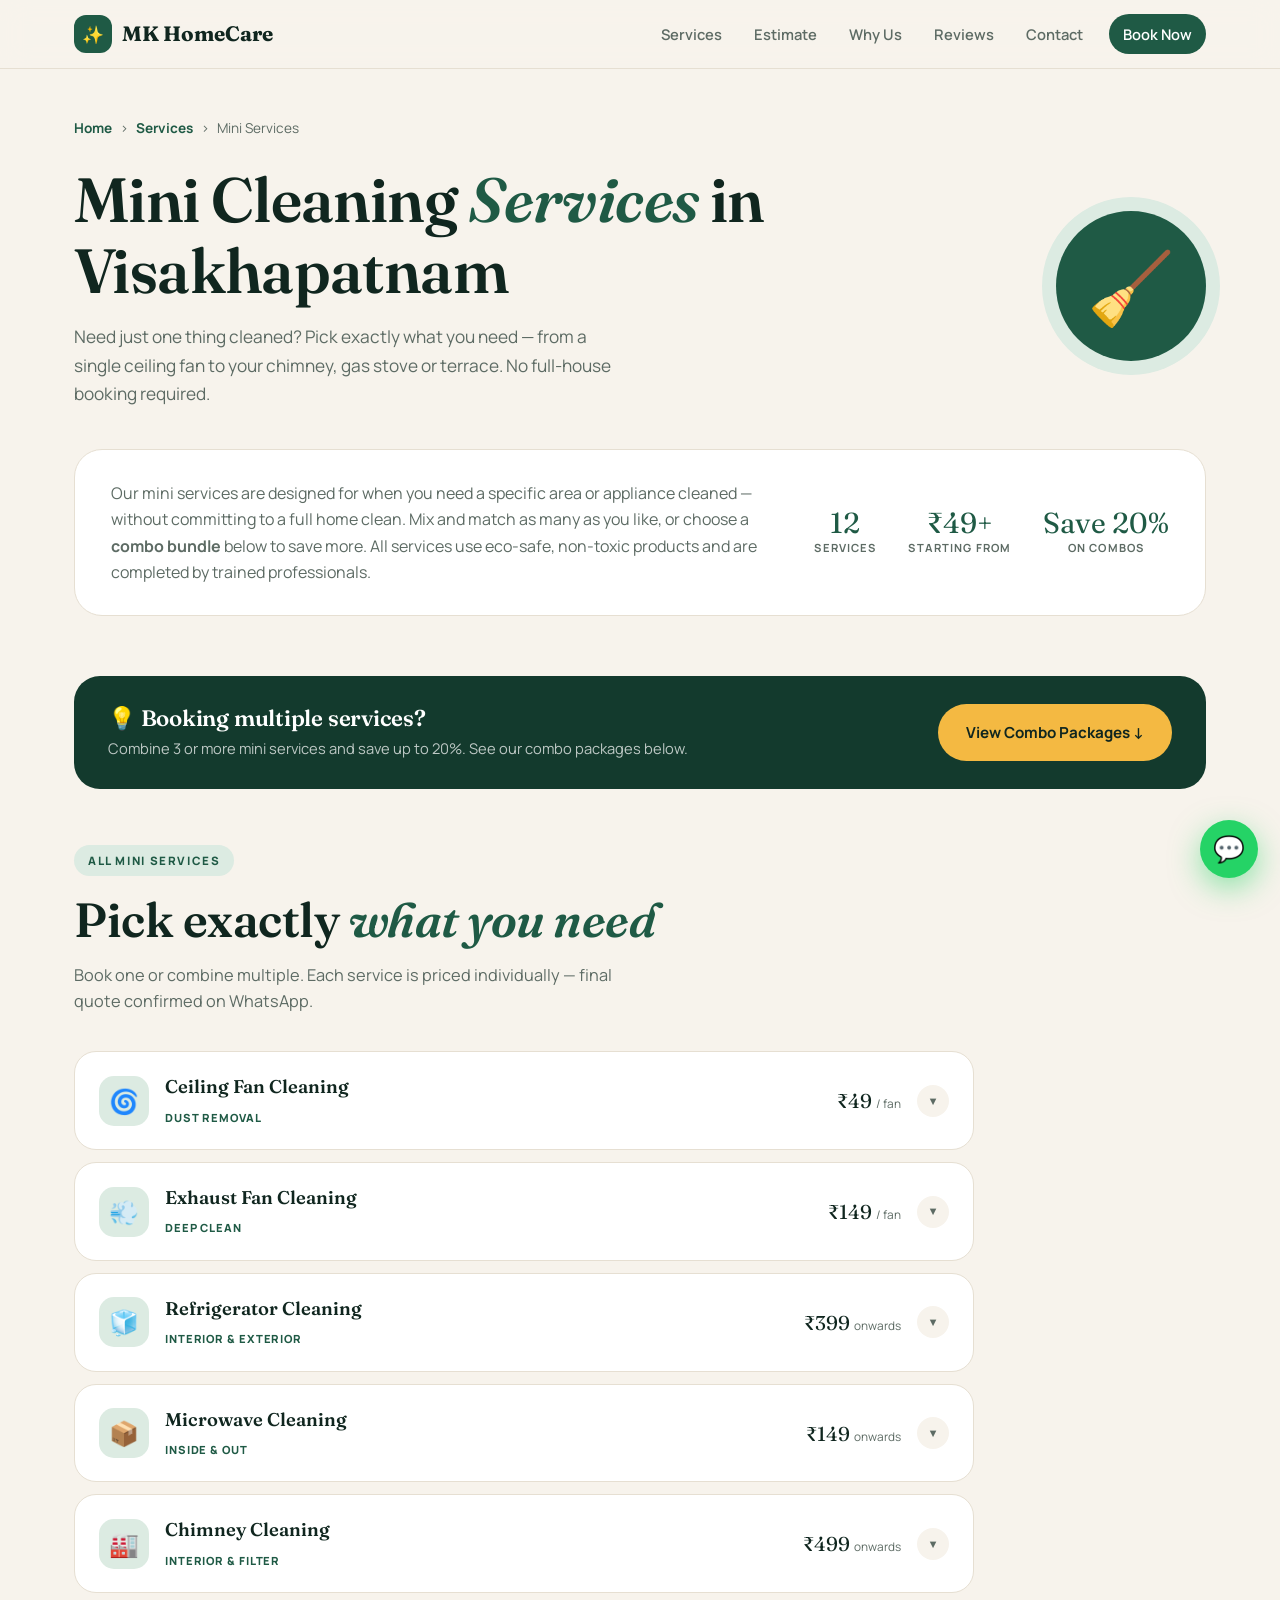
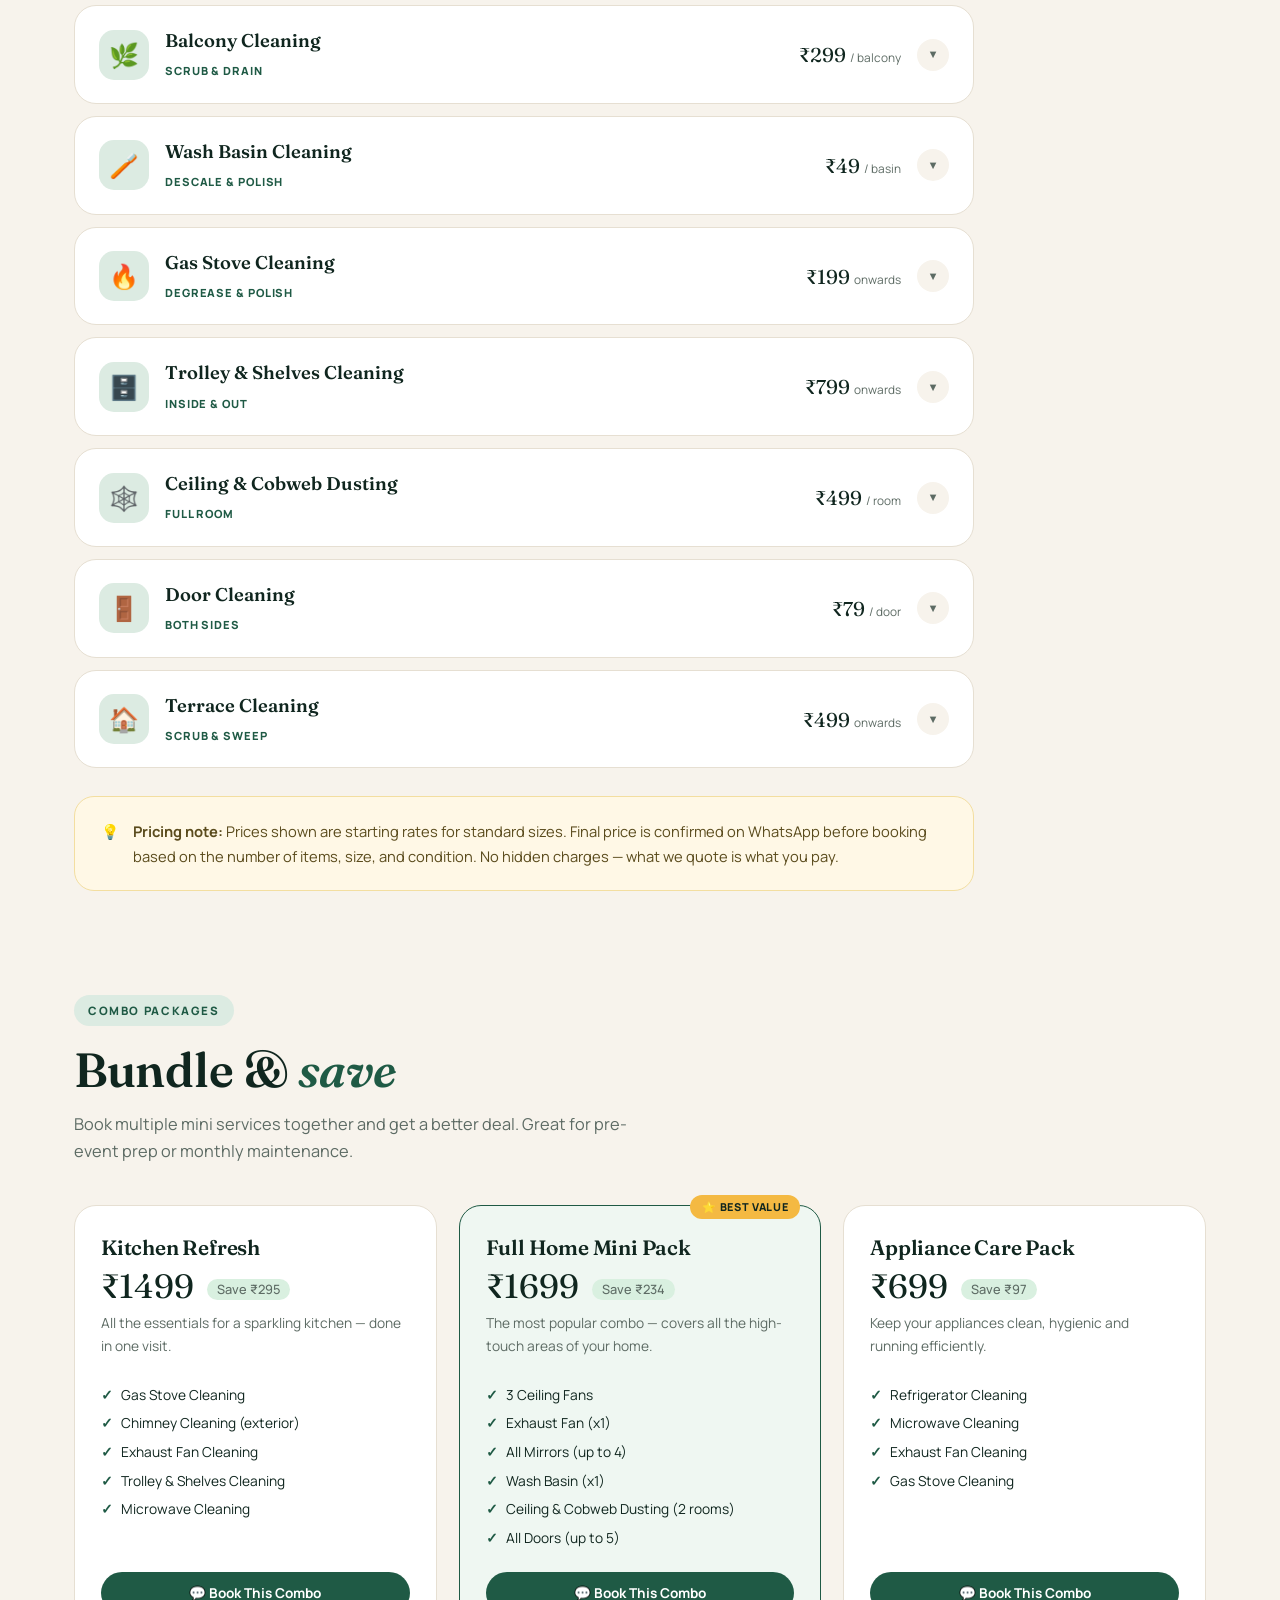
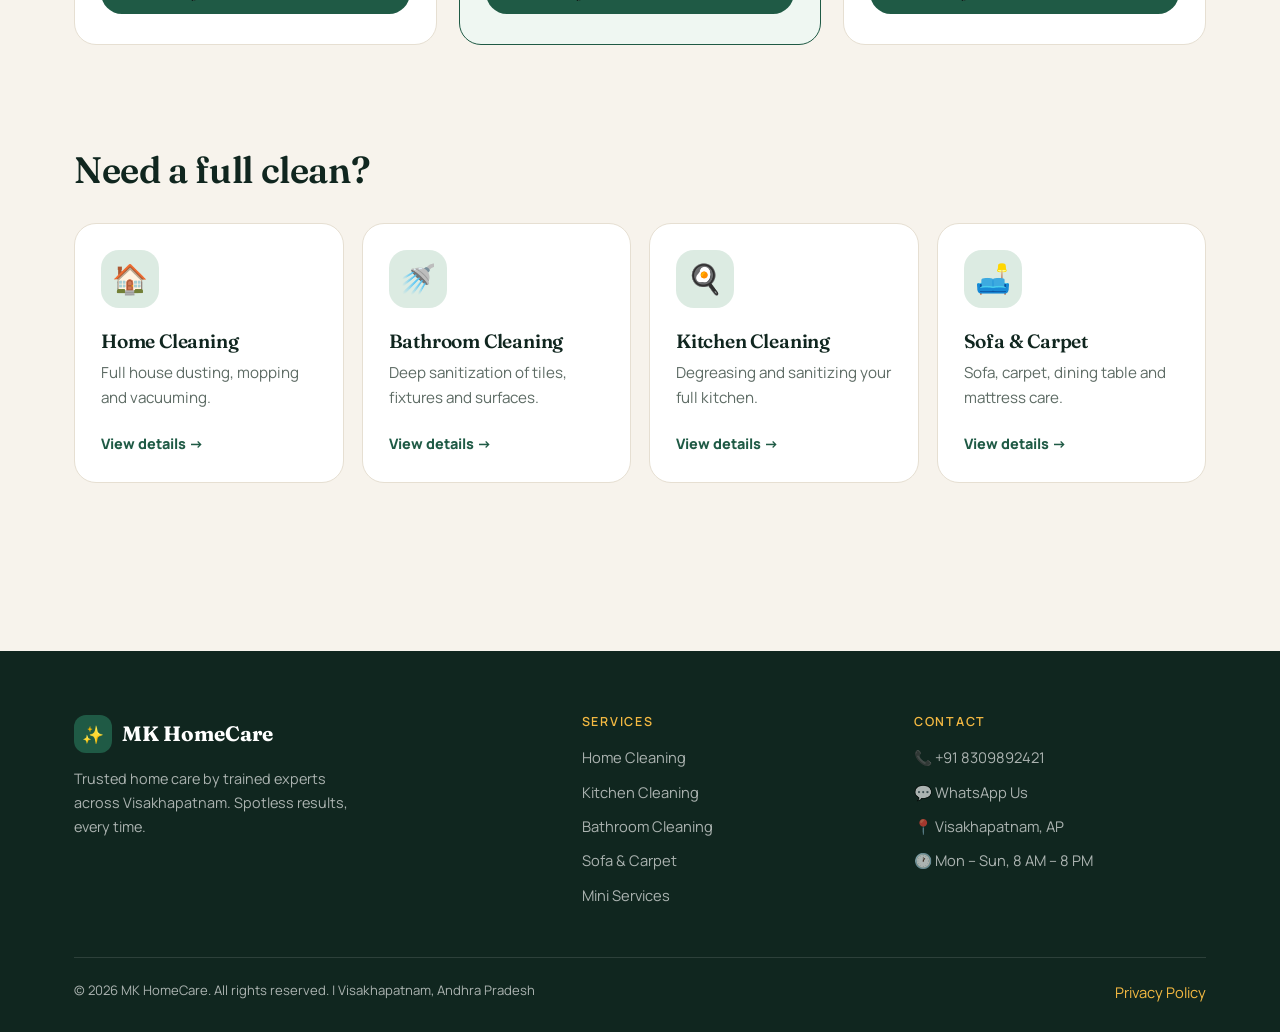
<file: mini-services.html>
<!DOCTYPE html>
<html lang="en">
<head>
<meta charset="UTF-8"/>
<meta name="viewport" content="width=device-width,initial-scale=1"/>
<title>Mini Cleaning Services in Visakhapatnam – MK HomeCare</title>
<meta name="description" content="Affordable mini cleaning services in Visakhapatnam — ceiling fan, exhaust fan, refrigerator, microwave, chimney, balcony, gas stove, doors and more. Book on WhatsApp."/>
<meta name="robots" content="index, follow"/>
<meta name="author" content="MK HomeCare"/>
<link rel="canonical" href="https://arjunpuli007.github.io/MK-HomeCare/mini-services.html"/>
<meta property="og:type" content="website"/>
<meta property="og:url" content="https://arjunpuli007.github.io/MK-HomeCare/mini-services.html"/>
<meta property="og:site_name" content="MK HomeCare"/>
<meta property="og:image" content="https://arjunpuli007.github.io/MK-HomeCare/og-image.png"/>
<meta name="twitter:card" content="summary_large_image"/>
<meta name="theme-color" content="#1f5a45"/>
<meta property="og:title" content="Mini Cleaning Services in Visakhapatnam – MK HomeCare"/>
<meta property="og:description" content="Affordable mini cleaning services in Visakhapatnam — ceiling fan, exhaust fan, refrigerator, microwave, chimney, balcony, gas stove, doors and more. Book on WhatsApp."/>
<link rel="icon" href="data:image/svg+xml,<svg xmlns='http://www.w3.org/2000/svg' viewBox='0 0 100 100'><rect width='100' height='100' rx='24' fill='%231f5a45'/><text y='.9em' font-size='70' x='14'>✨</text></svg>"/>
<link rel="preconnect" href="https://fonts.googleapis.com"/><link href="https://fonts.googleapis.com/css2?family=Fraunces:ital,opsz,wght@0,9..144,600;0,9..144,700;1,9..144,600&amp;family=Manrope:wght@400;500;600;700;800&amp;display=swap" rel="stylesheet"/>
<link rel="stylesheet" href="style.css"/>
</head>
<body>
<header class="site-header"><div class="wrap nav">
<a href="index.html" class="brand"><span class="brand-mark">✨</span>MK HomeCare</a>
<button class="menu-btn" id="menuBtn" aria-label="Menu" aria-expanded="false" aria-controls="navLinks">☰</button>
<nav class="nav-links" id="navLinks">
<a href="index.html#services">Services</a><a href="index.html#estimate">Estimate</a><a href="index.html#why">Why Us</a><a href="index.html#reviews">Reviews</a><a href="index.html#booking">Contact</a>
<a href="https://wa.me/918309892421" class="cta">Book Now</a>
</nav></div></header>
<main>
<section class="page-hero"><div class="wrap">
<div class="crumbs"><a href="index.html">Home</a><span>›</span><a href="index.html#services">Services</a><span>›</span>Mini Services</div>
<div class="ph-grid"><div><h1>Mini Cleaning <em>Services</em> in Visakhapatnam</h1><p>Need just one thing cleaned? Pick exactly what you need — from a single ceiling fan to your chimney, gas stove or terrace. No full-house booking required.</p></div><div class="ph-badge">🧹</div></div>
</div></section>
<section style="padding-bottom:30px"><div class="wrap"><div class="strip reveal"><p>Our mini services are designed for when you need a specific area or appliance cleaned — without committing to a full home clean. Mix and match as many as you like, or choose a <b>combo bundle</b> below to save more. All services use eco-safe, non-toxic products and are completed by trained professionals.</p>
<div class="strip-stats"><div class="strip-stat"><div class="num">12</div><div class="lbl">Services</div></div><div class="strip-stat"><div class="num">₹49+</div><div class="lbl">Starting From</div></div><div class="strip-stat"><div class="num">Save 20%</div><div class="lbl">On Combos</div></div></div></div></div></section>
<section class="section" style="padding-top:30px"><div class="wrap">
<div class="banner reveal"><div><h3>💡 Booking multiple services?</h3><p>Combine 3 or more mini services and save up to 20%. See our combo packages below.</p></div><a href="#combos" class="btn btn-sun">View Combo Packages ↓</a></div>
<span class="eyebrow">All Mini Services</span><h2 class="sec-title">Pick exactly <em>what you need</em></h2><p class="sec-sub" style="margin-bottom:36px">Book one or combine multiple. Each service is priced individually — final quote confirmed on WhatsApp.</p><div class="acc">
<div class="acc-item reveal"><button class="acc-head" aria-expanded="false" onclick="toggleAcc(this)">
<div class="acc-emoji">🌀</div><div class="acc-mid"><span class="acc-title">Ceiling Fan Cleaning</span><span class="acc-tag">Dust Removal</span></div>
<div class="acc-price">₹49 <span>/ fan</span></div><div class="acc-chev">▼</div></button>
<div class="acc-body"><p class="acc-desc">Full blade-by-blade wipe-down of all ceiling fans. Removes accumulated dust, grease film, and allergens from blades, motor housing, and light fittings. Includes a dry finish to prevent quick re-dusting.</p><button class="btn btn-primary btn-sm" onclick="bookService('Ceiling Fan Cleaning')">💬 Book on WhatsApp</button></div></div>
<div class="acc-item reveal"><button class="acc-head" aria-expanded="false" onclick="toggleAcc(this)">
<div class="acc-emoji">💨</div><div class="acc-mid"><span class="acc-title">Exhaust Fan Cleaning</span><span class="acc-tag">Deep Clean</span></div>
<div class="acc-price">₹149 <span>/ fan</span></div><div class="acc-chev">▼</div></button>
<div class="acc-body"><p class="acc-desc">Removal and thorough cleaning of exhaust fan blades, grille, and housing. Grease and dust build-up is removed from both kitchen and bathroom exhaust fans, improving airflow and reducing odours.</p><button class="btn btn-primary btn-sm" onclick="bookService('Exhaust Fan Cleaning')">💬 Book on WhatsApp</button></div></div>
<div class="acc-item reveal"><button class="acc-head" aria-expanded="false" onclick="toggleAcc(this)">
<div class="acc-emoji">🧊</div><div class="acc-mid"><span class="acc-title">Refrigerator Cleaning</span><span class="acc-tag">Interior &amp; Exterior</span></div>
<div class="acc-price">₹399 <span>onwards</span></div><div class="acc-chev">▼</div></button>
<div class="acc-body"><p class="acc-desc">Double door fridges cost around ₹499.<br>Interior shelf-by-shelf wipe-down with food-safe sanitizer, removal of spills and odours, cleaning of drawers and door seals. Exterior surfaces and top are also wiped clean. Leaves fridge hygienic and odour-free.</p><button class="btn btn-primary btn-sm" onclick="bookService('Refrigerator Cleaning')">💬 Book on WhatsApp</button></div></div>
<div class="acc-item reveal"><button class="acc-head" aria-expanded="false" onclick="toggleAcc(this)">
<div class="acc-emoji">📦</div><div class="acc-mid"><span class="acc-title">Microwave Cleaning</span><span class="acc-tag">Inside &amp; Out</span></div>
<div class="acc-price">₹149 <span>onwards</span></div><div class="acc-chev">▼</div></button>
<div class="acc-body"><p class="acc-desc">Steam-assisted deep clean of microwave interior — removes baked-on food splatters, grease, and odours from walls, ceiling, floor, turntable and door seal. Exterior is wiped and polished.</p><button class="btn btn-primary btn-sm" onclick="bookService('Microwave Cleaning')">💬 Book on WhatsApp</button></div></div>
<div class="acc-item reveal"><button class="acc-head" aria-expanded="false" onclick="toggleAcc(this)">
<div class="acc-emoji">🏭</div><div class="acc-mid"><span class="acc-title">Chimney Cleaning</span><span class="acc-tag">Interior &amp; Filter</span></div>
<div class="acc-price">₹499 <span>onwards</span></div><div class="acc-chev">▼</div></button>
<div class="acc-body"><p class="acc-desc">Full interior and exterior chimney clean — filter removal and deep soak, degreasing of inner walls, and mesh/baffle filter restoration. Improves suction power and eliminates fire risk from grease build-up.</p><button class="btn btn-primary btn-sm" onclick="bookService('Chimney Cleaning')">💬 Book on WhatsApp</button></div></div>
<div class="acc-item reveal"><button class="acc-head" aria-expanded="false" onclick="toggleAcc(this)">
<div class="acc-emoji">🌿</div><div class="acc-mid"><span class="acc-title">Balcony Cleaning</span><span class="acc-tag">Scrub &amp; Drain</span></div>
<div class="acc-price">₹299 <span>/ balcony</span></div><div class="acc-chev">▼</div></button>
<div class="acc-body"><p class="acc-desc">Complete balcony scrub including floor tile scrubbing, railing wipe-down, drain unclogging, corner cobweb removal, and water stain treatment. Leaves your balcony fresh, clean and safe to use.</p><button class="btn btn-primary btn-sm" onclick="bookService('Balcony Cleaning')">💬 Book on WhatsApp</button></div></div>
<div class="acc-item reveal"><button class="acc-head" aria-expanded="false" onclick="toggleAcc(this)">
<div class="acc-emoji">🪥</div><div class="acc-mid"><span class="acc-title">Wash Basin Cleaning</span><span class="acc-tag">Descale &amp; Polish</span></div>
<div class="acc-price">₹49 <span>/ basin</span></div><div class="acc-chev">▼</div></button>
<div class="acc-body"><p class="acc-desc">Deep clean and descaling of wash basin, tap, and surrounding area. Removes hard water stains, soap scum, and limescale deposits. Tap fittings are polished to a chrome shine and drain is cleared.</p><button class="btn btn-primary btn-sm" onclick="bookService('Wash Basin Cleaning')">💬 Book on WhatsApp</button></div></div>
<div class="acc-item reveal"><button class="acc-head" aria-expanded="false" onclick="toggleAcc(this)">
<div class="acc-emoji">🔥</div><div class="acc-mid"><span class="acc-title">Gas Stove Cleaning</span><span class="acc-tag">Degrease &amp; Polish</span></div>
<div class="acc-price">₹199 <span>onwards</span></div><div class="acc-chev">▼</div></button>
<div class="acc-body"><p class="acc-desc">Complete gas stove clean including burner head removal and soak, jet pin cleaning, drip tray degreasing, surface scrubbing and polishing. Improves flame efficiency and removes stubborn baked-on grease and food residue.</p><button class="btn btn-primary btn-sm" onclick="bookService('Gas Stove Cleaning')">💬 Book on WhatsApp</button></div></div>
<div class="acc-item reveal"><button class="acc-head" aria-expanded="false" onclick="toggleAcc(this)">
<div class="acc-emoji">🗄️</div><div class="acc-mid"><span class="acc-title">Trolley &amp; Shelves Cleaning</span><span class="acc-tag">Inside &amp; Out</span></div>
<div class="acc-price">₹799 <span>onwards</span></div><div class="acc-chev">▼</div></button>
<div class="acc-body"><p class="acc-desc">Thorough wipe-down of kitchen trolleys, pantry shelves, and storage units — inside and outside. Removes grease, dust, and food residue. Includes drawer tracks and corner areas often missed in regular cleaning.</p><button class="btn btn-primary btn-sm" onclick="bookService('Trolley &amp; Shelves Cleaning')">💬 Book on WhatsApp</button></div></div>
<div class="acc-item reveal"><button class="acc-head" aria-expanded="false" onclick="toggleAcc(this)">
<div class="acc-emoji">🕸️</div><div class="acc-mid"><span class="acc-title">Ceiling &amp; Cobweb Dusting</span><span class="acc-tag">Full Room</span></div>
<div class="acc-price">₹499 <span>/ room</span></div><div class="acc-chev">▼</div></button>
<div class="acc-body"><p class="acc-desc">Removal of cobwebs, dust, and debris from ceiling corners, wall-ceiling joins, light fixtures, and cornices across all rooms. Uses extension tools to safely reach high areas without ladders.</p><button class="btn btn-primary btn-sm" onclick="bookService('Ceiling &amp; Cobweb Dusting')">💬 Book on WhatsApp</button></div></div>
<div class="acc-item reveal"><button class="acc-head" aria-expanded="false" onclick="toggleAcc(this)">
<div class="acc-emoji">🚪</div><div class="acc-mid"><span class="acc-title">Door Cleaning</span><span class="acc-tag">Both Sides</span></div>
<div class="acc-price">₹79 <span>/ door</span></div><div class="acc-chev">▼</div></button>
<div class="acc-body"><p class="acc-desc">Full wipe-down of door surfaces (both sides), door frames, handles, hinges, and kick plates. Removes dust, fingerprints, grease marks, and scuffs. Works on wooden, metal, and UPVC doors.</p><button class="btn btn-primary btn-sm" onclick="bookService('Door Cleaning')">💬 Book on WhatsApp</button></div></div>
<div class="acc-item reveal"><button class="acc-head" aria-expanded="false" onclick="toggleAcc(this)">
<div class="acc-emoji">🏠</div><div class="acc-mid"><span class="acc-title">Terrace Cleaning</span><span class="acc-tag">Scrub &amp; Sweep</span></div>
<div class="acc-price">₹499 <span>onwards</span></div><div class="acc-chev">▼</div></button>
<div class="acc-body"><p class="acc-desc">Complete terrace clean including sweeping of debris, floor tile scrubbing, drain unblocking, water stain removal, parapet wall wipe-down, and removal of bird droppings. Ideal before and after monsoon season.</p><button class="btn btn-primary btn-sm" onclick="bookService('Terrace Cleaning')">💬 Book on WhatsApp</button></div></div>
</div><div class="note reveal">💡<div><b>Pricing note:</b> Prices shown are starting rates for standard sizes. Final price is confirmed on WhatsApp before booking based on the number of items, size, and condition. No hidden charges — what we quote is what you pay.</div></div></div></section>
<section class="section" id="combos" style="padding-top:20px"><div class="wrap"><span class="eyebrow">Combo Packages</span><h2 class="sec-title">Bundle &amp; <em>save</em></h2><p class="sec-sub">Book multiple mini services together and get a better deal. Great for pre-event prep or monthly maintenance.</p><div class="combo-grid">
<div class="combo reveal"><h3>Kitchen Refresh</h3><div class="price">₹1499 <span class="save">Save ₹295</span></div><p class="pkg-desc">All the essentials for a sparkling kitchen — done in one visit.</p><ul class="plist"><li>Gas Stove Cleaning</li><li>Chimney Cleaning (exterior)</li><li>Exhaust Fan Cleaning</li><li>Trolley &amp; Shelves Cleaning</li><li>Microwave Cleaning</li></ul><button class="btn btn-primary btn-sm btn-block" onclick="bookService('Kitchen Refresh Combo')">💬 Book This Combo</button></div><div class="combo feat reveal"><span class="pkg-badge">⭐ Best Value</span><h3>Full Home Mini Pack</h3><div class="price">₹1699 <span class="save">Save ₹234</span></div><p class="pkg-desc">The most popular combo — covers all the high-touch areas of your home.</p><ul class="plist"><li>3 Ceiling Fans</li><li>Exhaust Fan (x1)</li><li>All Mirrors (up to 4)</li><li>Wash Basin (x1)</li><li>Ceiling &amp; Cobweb Dusting (2 rooms)</li><li>All Doors (up to 5)</li></ul><button class="btn btn-primary btn-sm btn-block" onclick="bookService('Full Home Mini Pack Combo')">💬 Book This Combo</button></div><div class="combo reveal"><h3>Appliance Care Pack</h3><div class="price">₹699 <span class="save">Save ₹97</span></div><p class="pkg-desc">Keep your appliances clean, hygienic and running efficiently.</p><ul class="plist"><li>Refrigerator Cleaning</li><li>Microwave Cleaning</li><li>Exhaust Fan Cleaning</li><li>Gas Stove Cleaning</li></ul><button class="btn btn-primary btn-sm btn-block" onclick="bookService('Appliance Care Pack Combo')">💬 Book This Combo</button></div></div></div></section><section class="section" style="padding-top:20px"><div class="wrap"><h2 class="sec-title" style="font-size:clamp(1.6rem,3vw,2.3rem)">Need a full clean?</h2><div class="others"><a class="tile reveal" href="home-cleaning.html"><div class="ico">🏠</div><h3>Home Cleaning</h3><p>Full house dusting, mopping and vacuuming.</p><span class="more">View details →</span></a><a class="tile reveal" href="bathroom-cleaning.html"><div class="ico">🚿</div><h3>Bathroom Cleaning</h3><p>Deep sanitization of tiles, fixtures and surfaces.</p><span class="more">View details →</span></a><a class="tile reveal" href="kitchen-cleaning.html"><div class="ico">🍳</div><h3>Kitchen Cleaning</h3><p>Degreasing and sanitizing your full kitchen.</p><span class="more">View details →</span></a><a class="tile reveal" href="sofa-services.html"><div class="ico">🛋️</div><h3>Sofa &amp; Carpet</h3><p>Sofa, carpet, dining table and mattress care.</p><span class="more">View details →</span></a></div></div></section>
</main>
<footer><div class="wrap">
<div class="foot-grid">
<div><a href="index.html" class="brand"><span class="brand-mark">✨</span>MK HomeCare</a><p>Trusted home care by trained experts across Visakhapatnam. Spotless results, every time.</p></div>
<div><h4>Services</h4><a href="home-cleaning.html">Home Cleaning</a><a href="kitchen-cleaning.html">Kitchen Cleaning</a><a href="bathroom-cleaning.html">Bathroom Cleaning</a><a href="sofa-services.html">Sofa &amp; Carpet</a><a href="mini-services.html">Mini Services</a></div>
<div><h4>Contact</h4><a href="tel:+918309892421">📞 +91 8309892421</a><a href="https://wa.me/918309892421">💬 WhatsApp Us</a><a href="index.html#booking">📍 Visakhapatnam, AP</a><a href="index.html#booking">🕐 Mon – Sun, 8 AM – 8 PM</a></div>
</div>
<div class="foot-bottom"><span>© 2026 MK HomeCare. All rights reserved. | Visakhapatnam, Andhra Pradesh</span><a href="index.html#privacy">Privacy Policy</a></div>
</div></footer>
<a href="https://wa.me/918309892421" class="wa-float" title="Chat on WhatsApp" aria-label="Chat on WhatsApp">💬</a>
<script src="app.js"></script>
</body>
</html>
</file>
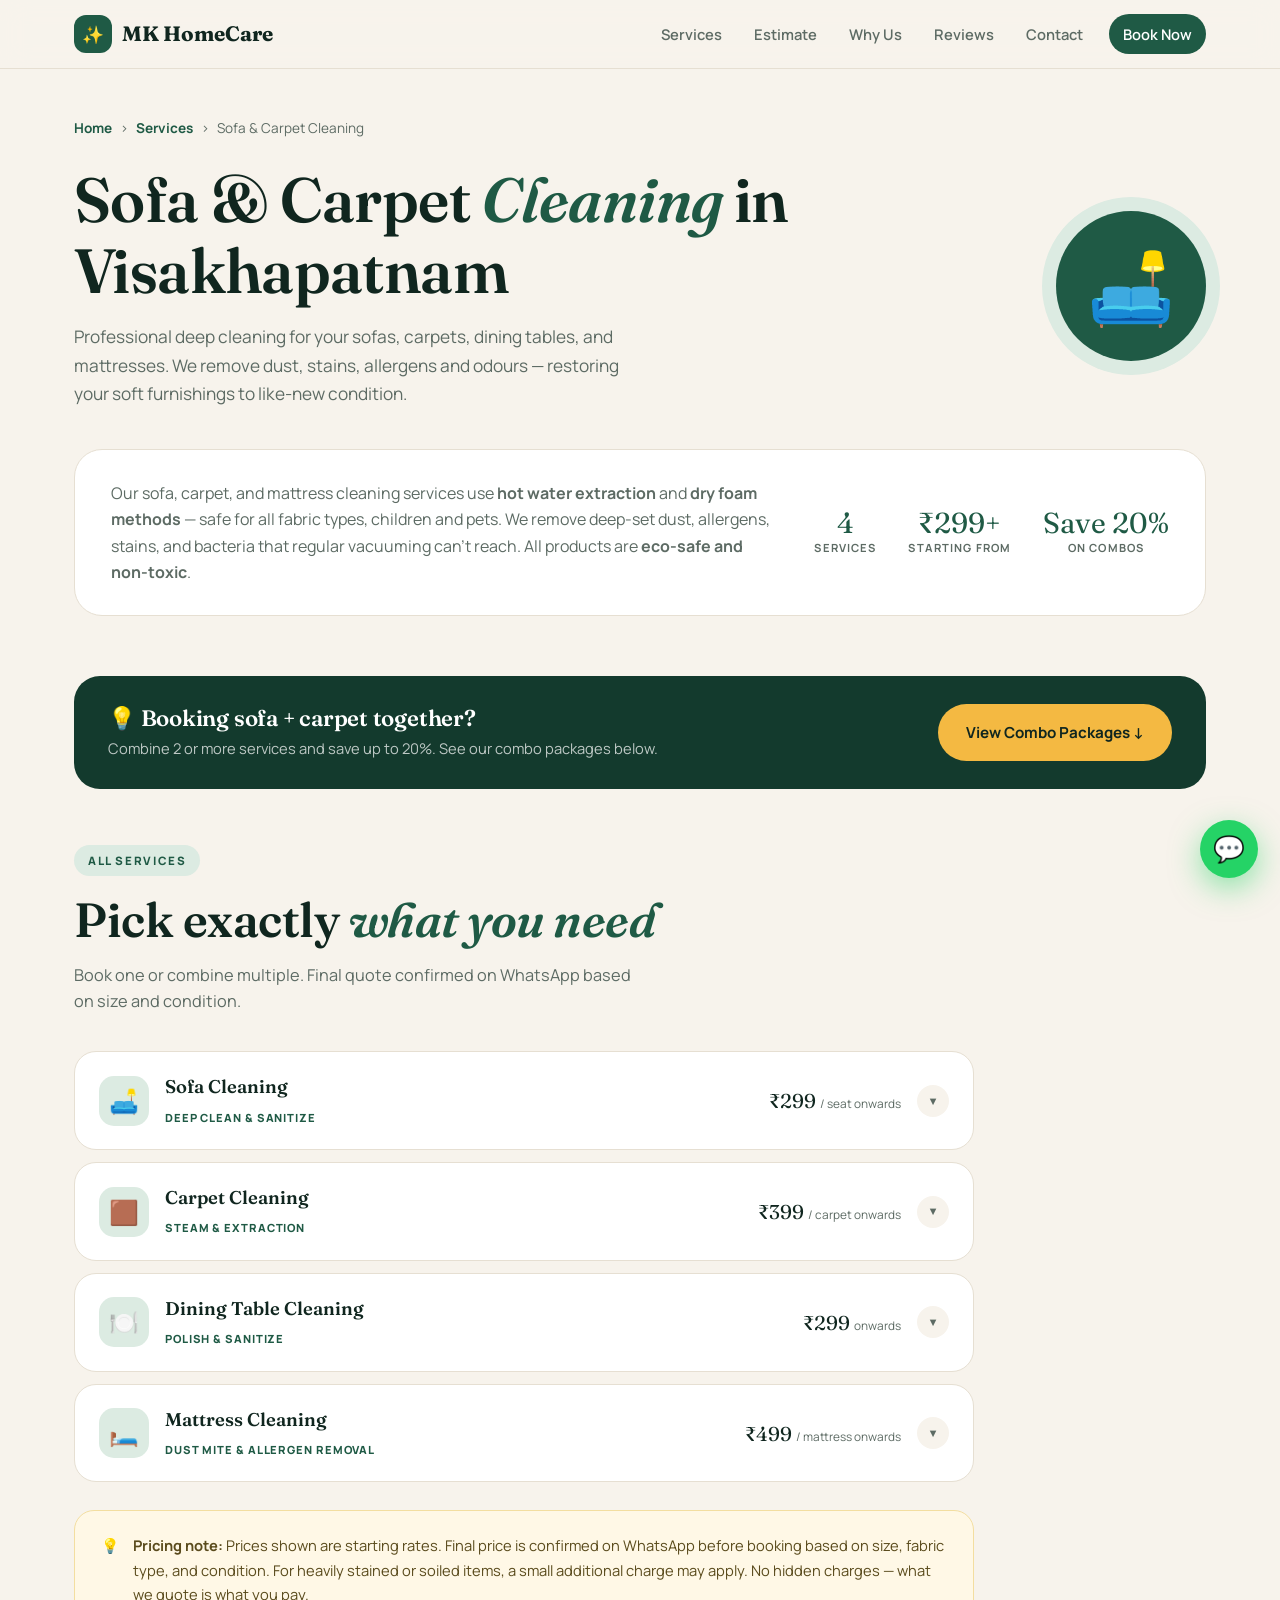
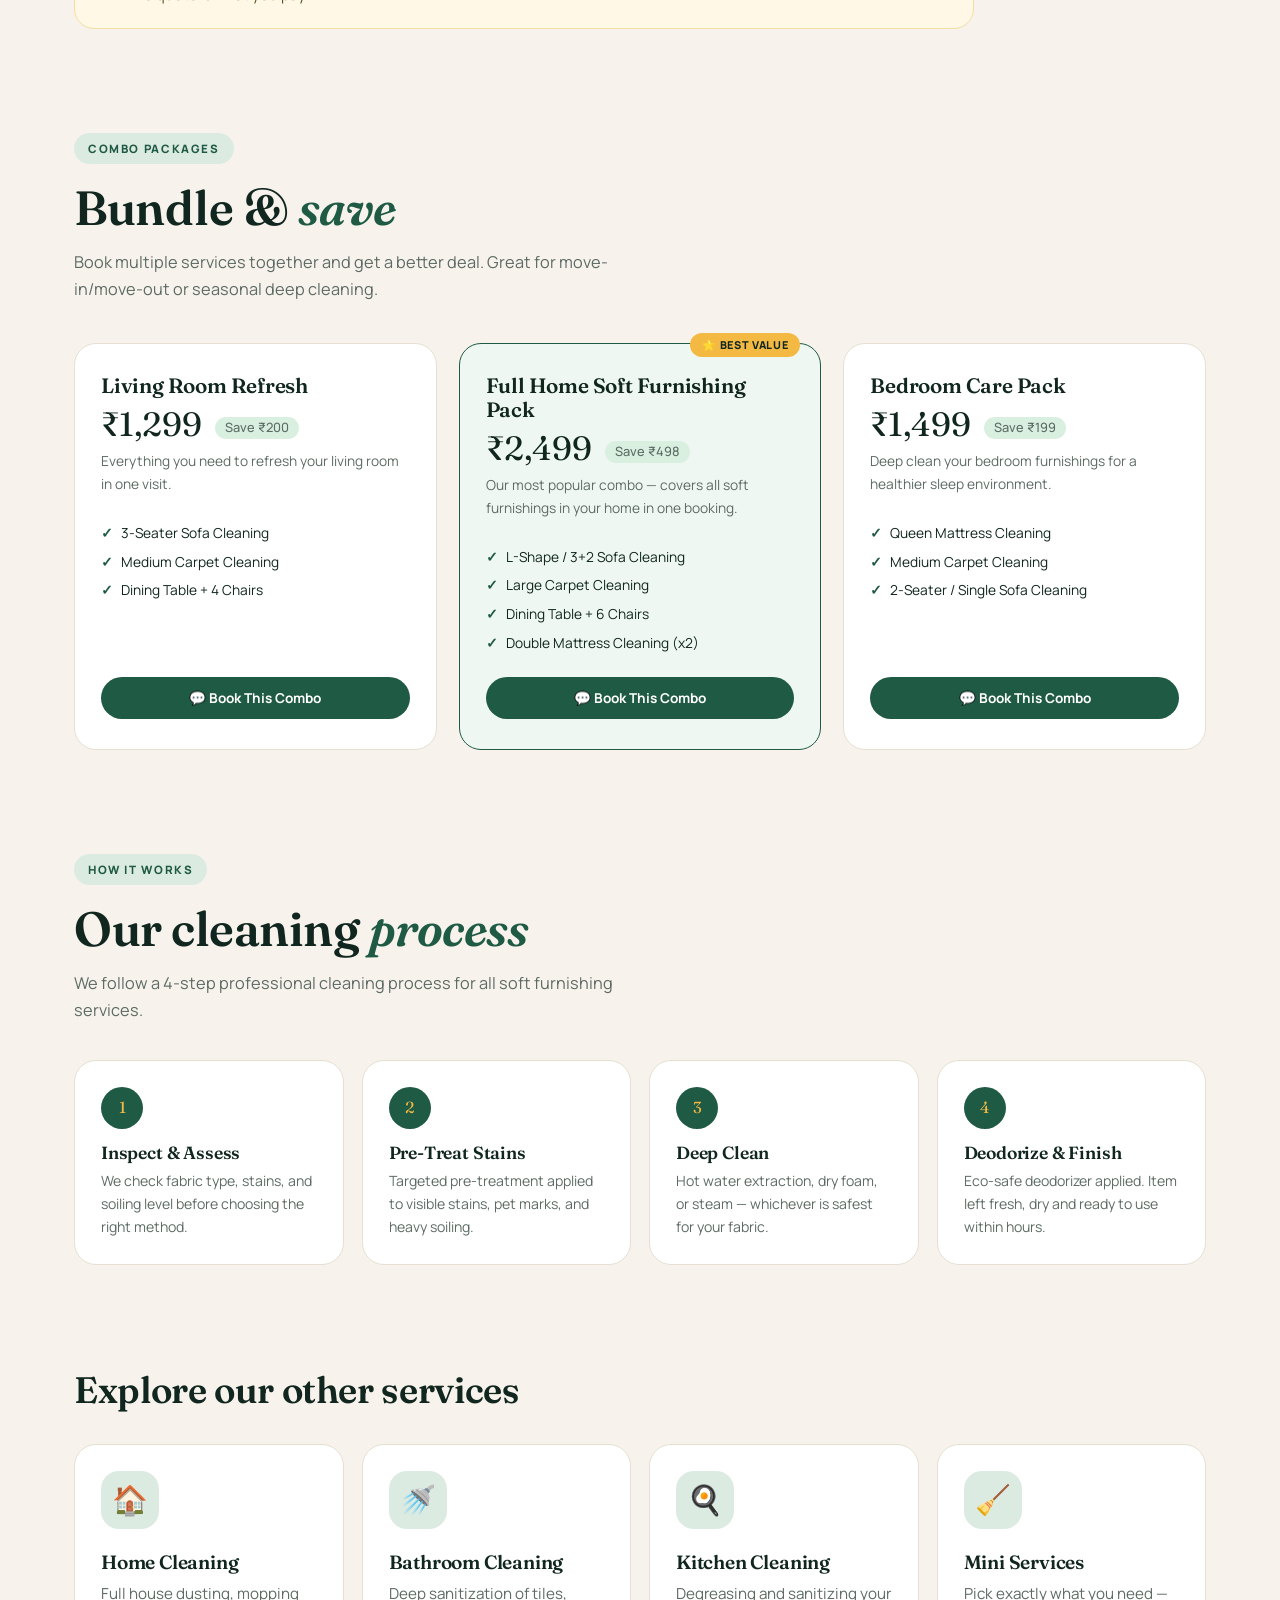
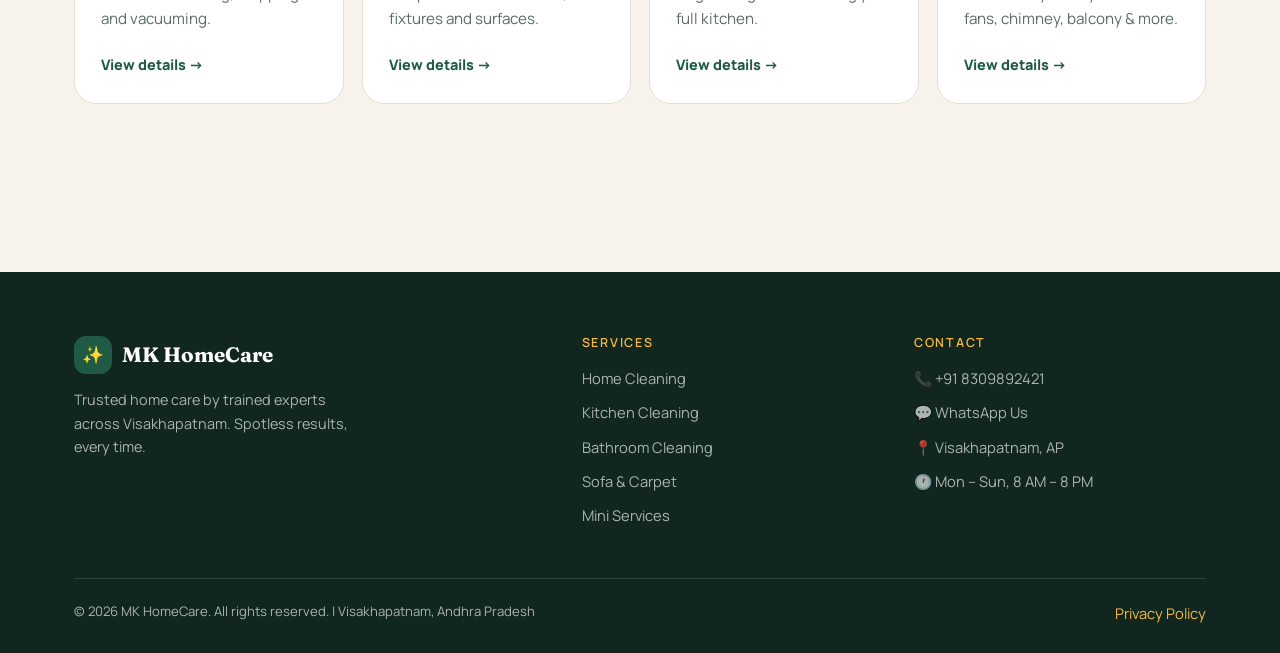
<file: sofa-services.html>
<!DOCTYPE html>
<html lang="en">
<head>
<meta charset="UTF-8"/>
<meta name="viewport" content="width=device-width,initial-scale=1"/>
<title>Sofa &amp; Carpet Cleaning Services in Visakhapatnam – MK HomeCare</title>
<meta name="description" content="Professional sofa cleaning, carpet cleaning, dining table cleaning &amp; mattress cleaning services in Visakhapatnam. Book on WhatsApp. MK HomeCare."/>
<meta name="robots" content="index, follow"/>
<meta name="author" content="MK HomeCare"/>
<link rel="canonical" href="https://arjunpuli007.github.io/MK-HomeCare/sofa-services.html"/>
<meta property="og:type" content="website"/>
<meta property="og:url" content="https://arjunpuli007.github.io/MK-HomeCare/sofa-services.html"/>
<meta property="og:site_name" content="MK HomeCare"/>
<meta property="og:image" content="https://arjunpuli007.github.io/MK-HomeCare/og-image.png"/>
<meta name="twitter:card" content="summary_large_image"/>
<meta name="theme-color" content="#1f5a45"/>
<meta property="og:title" content="Sofa &amp; Carpet Cleaning Services in Visakhapatnam – MK HomeCare"/>
<meta property="og:description" content="Professional sofa cleaning, carpet cleaning, dining table cleaning &amp; mattress cleaning services in Visakhapatnam. Book on WhatsApp. MK HomeCare."/>
<link rel="icon" href="data:image/svg+xml,<svg xmlns='http://www.w3.org/2000/svg' viewBox='0 0 100 100'><rect width='100' height='100' rx='24' fill='%231f5a45'/><text y='.9em' font-size='70' x='14'>✨</text></svg>"/>
<link rel="preconnect" href="https://fonts.googleapis.com"/><link href="https://fonts.googleapis.com/css2?family=Fraunces:ital,opsz,wght@0,9..144,600;0,9..144,700;1,9..144,600&amp;family=Manrope:wght@400;500;600;700;800&amp;display=swap" rel="stylesheet"/>
<link rel="stylesheet" href="style.css"/>
</head>
<body>
<header class="site-header"><div class="wrap nav">
<a href="index.html" class="brand"><span class="brand-mark">✨</span>MK HomeCare</a>
<button class="menu-btn" id="menuBtn" aria-label="Menu" aria-expanded="false" aria-controls="navLinks">☰</button>
<nav class="nav-links" id="navLinks">
<a href="index.html#services">Services</a><a href="index.html#estimate">Estimate</a><a href="index.html#why">Why Us</a><a href="index.html#reviews">Reviews</a><a href="index.html#booking">Contact</a>
<a href="https://wa.me/918309892421" class="cta">Book Now</a>
</nav></div></header>
<main>
<section class="page-hero"><div class="wrap">
<div class="crumbs"><a href="index.html">Home</a><span>›</span><a href="index.html#services">Services</a><span>›</span>Sofa &amp; Carpet Cleaning</div>
<div class="ph-grid"><div><h1>Sofa &amp; Carpet <em>Cleaning</em> in Visakhapatnam</h1><p>Professional deep cleaning for your sofas, carpets, dining tables, and mattresses. We remove dust, stains, allergens and odours — restoring your soft furnishings to like-new condition.</p></div><div class="ph-badge">🛋️</div></div>
</div></section>
<section style="padding-bottom:30px"><div class="wrap"><div class="strip reveal"><p>Our sofa, carpet, and mattress cleaning services use <b>hot water extraction</b> and <b>dry foam methods</b> — safe for all fabric types, children and pets. We remove deep-set dust, allergens, stains, and bacteria that regular vacuuming can't reach. All products are <b>eco-safe and non-toxic</b>.</p>
<div class="strip-stats"><div class="strip-stat"><div class="num">4</div><div class="lbl">Services</div></div><div class="strip-stat"><div class="num">₹299+</div><div class="lbl">Starting From</div></div><div class="strip-stat"><div class="num">Save 20%</div><div class="lbl">On Combos</div></div></div></div></div></section>
<section class="section" style="padding-top:30px"><div class="wrap">
<div class="banner reveal"><div><h3>💡 Booking sofa + carpet together?</h3><p>Combine 2 or more services and save up to 20%. See our combo packages below.</p></div><a href="#combos" class="btn btn-sun">View Combo Packages ↓</a></div>
<span class="eyebrow">All Services</span><h2 class="sec-title">Pick exactly <em>what you need</em></h2><p class="sec-sub" style="margin-bottom:36px">Book one or combine multiple. Final quote confirmed on WhatsApp based on size and condition.</p><div class="acc">
<div class="acc-item reveal"><button class="acc-head" aria-expanded="false" onclick="toggleAcc(this)">
<div class="acc-emoji">🛋️</div><div class="acc-mid"><span class="acc-title">Sofa Cleaning</span><span class="acc-tag">Deep Clean &amp; Sanitize</span></div>
<div class="acc-price">₹299 <span>/ seat onwards</span></div><div class="acc-chev">▼</div></button>
<div class="acc-body"><p class="acc-desc">Professional deep cleaning of fabric, velvet, microfiber, and leather sofas using dry foam or hot water extraction. Removes embedded dust, food stains, pet hair, body oils, and allergens. Deodorizes and leaves fabric fresh and soft.</p><table class="ptable"><thead><tr><th>Sofa Type</th><th>Starting Price</th></tr></thead><tbody><tr><td>1-Seater Sofa</td><td>₹299</td></tr><tr><td>2-Seater Sofa</td><td>₹499</td></tr><tr><td>3-Seater Sofa</td><td>₹699</td></tr><tr><td>L-Shape / Sectional</td><td>₹999</td></tr><tr><td>Recliner (per seat)</td><td>₹399</td></tr></tbody></table><ul class="plist"><li>Dry foam or hot water extraction (as required)</li><li>Stain pre-treatment on visible marks</li><li>Cushion covers deep cleaned</li><li>Deodorizing spray applied</li><li>Dries within 2–4 hours</li></ul><div style="height:18px"></div><button class="btn btn-primary btn-sm" onclick="bookService('Sofa Cleaning')">💬 Book on WhatsApp</button></div></div>
<div class="acc-item reveal"><button class="acc-head" aria-expanded="false" onclick="toggleAcc(this)">
<div class="acc-emoji">🟫</div><div class="acc-mid"><span class="acc-title">Carpet Cleaning</span><span class="acc-tag">Steam &amp; Extraction</span></div>
<div class="acc-price">₹399 <span>/ carpet onwards</span></div><div class="acc-chev">▼</div></button>
<div class="acc-body"><p class="acc-desc">Deep steam cleaning and hot water extraction for all carpet types — removes dust mites, allergens, stains, pet odours, and bacteria buried deep in carpet fibres. Safe for wool, nylon, polyester, and synthetic carpets. Leaves carpets soft, bright, and odour-free.</p><table class="ptable"><thead><tr><th>Carpet Size</th><th>Starting Price</th></tr></thead><tbody><tr><td>Small (up to 4×6 ft)</td><td>₹399</td></tr><tr><td>Medium (up to 6×9 ft)</td><td>₹599</td></tr><tr><td>Large (up to 8×12 ft)</td><td>₹899</td></tr><tr><td>Extra Large / Runner</td><td>₹1,199 onwards</td></tr></tbody></table><ul class="plist"><li>Dry vacuum before wet extraction</li><li>Pre-treatment of heavy stains</li><li>Hot water extraction / steam clean</li><li>Anti-bacterial treatment included</li><li>Dries within 3–5 hours</li></ul><div style="height:18px"></div><button class="btn btn-primary btn-sm" onclick="bookService('Carpet Cleaning')">💬 Book on WhatsApp</button></div></div>
<div class="acc-item reveal"><button class="acc-head" aria-expanded="false" onclick="toggleAcc(this)">
<div class="acc-emoji">🍽️</div><div class="acc-mid"><span class="acc-title">Dining Table Cleaning</span><span class="acc-tag">Polish &amp; Sanitize</span></div>
<div class="acc-price">₹299 <span>onwards</span></div><div class="acc-chev">▼</div></button>
<div class="acc-body"><p class="acc-desc">Thorough cleaning and sanitization of your dining table and chairs. Removes food stains, grease, grime, and bacteria from all surfaces. Table top is treated and polished to restore shine. Chair legs, joints, and upholstered seats (if any) are also cleaned.</p><table class="ptable"><thead><tr><th>Set Type</th><th>Starting Price</th></tr></thead><tbody><tr><td>Table only (any size)</td><td>₹299</td></tr><tr><td>Table + 4 Chairs</td><td>₹499</td></tr><tr><td>Table + 6 Chairs</td><td>₹649</td></tr><tr><td>Table + 8 Chairs</td><td>₹799</td></tr></tbody></table><ul class="plist"><li>Table top degreasing and polishing</li><li>Chair seat and backrest wipe-down</li><li>Leg and joint cleaning</li><li>Food-safe sanitizer applied on surface</li><li>Works on wood, glass, marble, and laminate</li></ul><div style="height:18px"></div><button class="btn btn-primary btn-sm" onclick="bookService('Dining Table Cleaning')">💬 Book on WhatsApp</button></div></div>
<div class="acc-item reveal"><button class="acc-head" aria-expanded="false" onclick="toggleAcc(this)">
<div class="acc-emoji">🛏️</div><div class="acc-mid"><span class="acc-title">Mattress Cleaning</span><span class="acc-tag">Dust Mite &amp; Allergen Removal</span></div>
<div class="acc-price">₹499 <span>/ mattress onwards</span></div><div class="acc-chev">▼</div></button>
<div class="acc-body"><p class="acc-desc">Deep cleaning and sanitization of all mattress types using UV treatment, HEPA vacuuming, and dry foam. Eliminates dust mites, dead skin cells, sweat stains, bacteria, and odours. Especially recommended for allergy sufferers and families with young children. Mattress is left fresh and dry.</p><table class="ptable"><thead><tr><th>Mattress Size</th><th>Starting Price</th></tr></thead><tbody><tr><td>Single (3×6 ft)</td><td>₹499</td></tr><tr><td>Double (4×6 ft)</td><td>₹699</td></tr><tr><td>Queen (5×6.5 ft)</td><td>₹899</td></tr><tr><td>King (6×6.5 ft)</td><td>₹1,099</td></tr></tbody></table><ul class="plist"><li>HEPA vacuum extraction of dust mites</li><li>UV sanitization (kills bacteria and allergens)</li><li>Dry foam stain treatment</li><li>Deodorizing and freshening spray</li><li>No moisture — safe to sleep same day</li></ul><div style="height:18px"></div><button class="btn btn-primary btn-sm" onclick="bookService('Mattress Cleaning')">💬 Book on WhatsApp</button></div></div>
</div><div class="note reveal">💡<div><b>Pricing note:</b> Prices shown are starting rates. Final price is confirmed on WhatsApp before booking based on size, fabric type, and condition. For heavily stained or soiled items, a small additional charge may apply. No hidden charges — what we quote is what you pay.</div></div></div></section>
<section class="section" id="combos" style="padding-top:20px"><div class="wrap"><span class="eyebrow">Combo Packages</span><h2 class="sec-title">Bundle &amp; <em>save</em></h2><p class="sec-sub">Book multiple services together and get a better deal. Great for move-in/move-out or seasonal deep cleaning.</p><div class="combo-grid">
<div class="combo reveal"><h3>Living Room Refresh</h3><div class="price">₹1,299 <span class="save">Save ₹200</span></div><p class="pkg-desc">Everything you need to refresh your living room in one visit.</p><ul class="plist"><li>3-Seater Sofa Cleaning</li><li>Medium Carpet Cleaning</li><li>Dining Table + 4 Chairs</li></ul><button class="btn btn-primary btn-sm btn-block" onclick="bookService('Living Room Refresh Combo')">💬 Book This Combo</button></div><div class="combo feat reveal"><span class="pkg-badge">⭐ Best Value</span><h3>Full Home Soft Furnishing Pack</h3><div class="price">₹2,499 <span class="save">Save ₹498</span></div><p class="pkg-desc">Our most popular combo — covers all soft furnishings in your home in one booking.</p><ul class="plist"><li>L-Shape / 3+2 Sofa Cleaning</li><li>Large Carpet Cleaning</li><li>Dining Table + 6 Chairs</li><li>Double Mattress Cleaning (x2)</li></ul><button class="btn btn-primary btn-sm btn-block" onclick="bookService('Full Home Soft Furnishing Pack Combo')">💬 Book This Combo</button></div><div class="combo reveal"><h3>Bedroom Care Pack</h3><div class="price">₹1,499 <span class="save">Save ₹199</span></div><p class="pkg-desc">Deep clean your bedroom furnishings for a healthier sleep environment.</p><ul class="plist"><li>Queen Mattress Cleaning</li><li>Medium Carpet Cleaning</li><li>2-Seater / Single Sofa Cleaning</li></ul><button class="btn btn-primary btn-sm btn-block" onclick="bookService('Bedroom Care Pack Combo')">💬 Book This Combo</button></div></div></div></section><section class="section" style="padding-top:20px"><div class="wrap"><span class="eyebrow">How It Works</span><h2 class="sec-title">Our cleaning <em>process</em></h2><p class="sec-sub">We follow a 4-step professional cleaning process for all soft furnishing services.</p><div class="pcards"><div class="pcard reveal"><div class="n">1</div><h3>Inspect &amp; Assess</h3><p>We check fabric type, stains, and soiling level before choosing the right method.</p></div><div class="pcard reveal"><div class="n">2</div><h3>Pre-Treat Stains</h3><p>Targeted pre-treatment applied to visible stains, pet marks, and heavy soiling.</p></div><div class="pcard reveal"><div class="n">3</div><h3>Deep Clean</h3><p>Hot water extraction, dry foam, or steam — whichever is safest for your fabric.</p></div><div class="pcard reveal"><div class="n">4</div><h3>Deodorize &amp; Finish</h3><p>Eco-safe deodorizer applied. Item left fresh, dry and ready to use within hours.</p></div></div></div></section><section class="section" style="padding-top:20px"><div class="wrap"><h2 class="sec-title" style="font-size:clamp(1.6rem,3vw,2.3rem)">Explore our other services</h2><div class="others"><a class="tile reveal" href="home-cleaning.html"><div class="ico">🏠</div><h3>Home Cleaning</h3><p>Full house dusting, mopping and vacuuming.</p><span class="more">View details →</span></a><a class="tile reveal" href="bathroom-cleaning.html"><div class="ico">🚿</div><h3>Bathroom Cleaning</h3><p>Deep sanitization of tiles, fixtures and surfaces.</p><span class="more">View details →</span></a><a class="tile reveal" href="kitchen-cleaning.html"><div class="ico">🍳</div><h3>Kitchen Cleaning</h3><p>Degreasing and sanitizing your full kitchen.</p><span class="more">View details →</span></a><a class="tile reveal" href="mini-services.html"><div class="ico">🧹</div><h3>Mini Services</h3><p>Pick exactly what you need — fans, chimney, balcony &amp; more.</p><span class="more">View details →</span></a></div></div></section>
</main>
<footer><div class="wrap">
<div class="foot-grid">
<div><a href="index.html" class="brand"><span class="brand-mark">✨</span>MK HomeCare</a><p>Trusted home care by trained experts across Visakhapatnam. Spotless results, every time.</p></div>
<div><h4>Services</h4><a href="home-cleaning.html">Home Cleaning</a><a href="kitchen-cleaning.html">Kitchen Cleaning</a><a href="bathroom-cleaning.html">Bathroom Cleaning</a><a href="sofa-services.html">Sofa &amp; Carpet</a><a href="mini-services.html">Mini Services</a></div>
<div><h4>Contact</h4><a href="tel:+918309892421">📞 +91 8309892421</a><a href="https://wa.me/918309892421">💬 WhatsApp Us</a><a href="index.html#booking">📍 Visakhapatnam, AP</a><a href="index.html#booking">🕐 Mon – Sun, 8 AM – 8 PM</a></div>
</div>
<div class="foot-bottom"><span>© 2026 MK HomeCare. All rights reserved. | Visakhapatnam, Andhra Pradesh</span><a href="index.html#privacy">Privacy Policy</a></div>
</div></footer>
<a href="https://wa.me/918309892421" class="wa-float" title="Chat on WhatsApp" aria-label="Chat on WhatsApp">💬</a>
<script src="app.js"></script>
</body>
</html>
</file>
<file: style.css>
:root{--bg:#f7f3ec;--ink:#10261f;--green:#1f5a45;--deep:#133a2d;--mint:#dcebe2;--sun:#f4b942;--coral:#e8654a;--card:#fff;--muted:#5d6b64;--line:#e6dfd2;--r:22px}
*{margin:0;padding:0;box-sizing:border-box}
html{scroll-behavior:smooth}
body{font-family:'Manrope',sans-serif;background:var(--bg);color:var(--ink);line-height:1.65;-webkit-font-smoothing:antialiased}
a{color:inherit;text-decoration:none}
h1,h2,h3,h4{font-family:'Fraunces',serif;font-weight:600;line-height:1.15;letter-spacing:-.01em}
.wrap{max-width:1180px;margin:0 auto;padding:0 24px}
.js .reveal{opacity:0;transform:translateY(22px);transition:opacity .7s,transform .7s}
.js .reveal.in{opacity:1;transform:none}

/* header */
.site-header{position:sticky;top:0;z-index:50;padding:14px 0;background:rgba(247,243,236,.88);backdrop-filter:blur(14px);border-bottom:1px solid var(--line)}
.nav{display:flex;align-items:center;justify-content:space-between;gap:20px;position:relative}
.brand{display:flex;align-items:center;gap:10px;font-family:'Fraunces',serif;font-weight:700;font-size:1.3rem}
.brand-mark{width:38px;height:38px;border-radius:12px;background:var(--green);color:var(--sun);display:grid;place-items:center;font-size:1.1rem}
.nav-links{display:flex;align-items:center;gap:4px}
.nav-links a{padding:8px 14px;border-radius:99px;font-size:.92rem;font-weight:600;color:var(--muted);transition:.2s}
.nav-links a:hover{background:var(--mint);color:var(--deep)}
.nav-links a.cta{background:var(--green);color:#fff;margin-left:8px}
.nav-links a.cta:hover{background:var(--deep)}
.menu-btn{display:none;background:var(--card);border:1px solid var(--line);width:44px;height:44px;border-radius:12px;font-size:1.2rem;cursor:pointer}

/* buttons */
.btn{display:inline-flex;align-items:center;justify-content:center;gap:8px;padding:14px 26px;border-radius:99px;font-weight:700;font-size:.95rem;border:2px solid transparent;cursor:pointer;font-family:inherit;transition:.25s}
.btn-primary{background:var(--green);color:#fff}
.btn-primary:hover{background:var(--deep);transform:translateY(-2px)}
.btn-sun{background:var(--sun);color:var(--ink)}
.btn-sun:hover{transform:translateY(-2px)}
.btn-ghost{border-color:var(--ink);color:var(--ink)}
.btn-ghost:hover{background:var(--ink);color:#fff}
.btn-block{width:100%}
.btn-sm{padding:10px 20px;font-size:.85rem}

/* type helpers */
.eyebrow{display:inline-block;font-size:.72rem;font-weight:800;letter-spacing:.14em;text-transform:uppercase;color:var(--green);background:var(--mint);padding:6px 14px;border-radius:99px;margin-bottom:16px}
.section{padding:84px 0}
.sec-title{font-size:clamp(1.9rem,4vw,3rem);margin-bottom:14px}
.sec-title em,.hero h1 em,.page-hero h1 em{font-style:italic;color:var(--green)}
.sec-sub{color:var(--muted);max-width:560px;font-size:1.02rem}

/* hero */
.hero{padding:60px 0 70px}
.hero-grid{display:grid;grid-template-columns:1.1fr .9fr;gap:56px;align-items:center}
.hero h1{font-size:clamp(2.6rem,6vw,4.7rem);margin-bottom:20px}
.lead{font-size:1.1rem;color:var(--muted);max-width:480px;margin-bottom:32px}
.hero-actions{display:flex;gap:12px;flex-wrap:wrap}
.hero-visual{position:relative;aspect-ratio:1/1.08;background:radial-gradient(circle at 30% 20%,#2f7a5f,var(--green) 55%,var(--deep));border-radius:999px 999px 32px 32px;display:grid;place-items:center;overflow:visible}
.hero-visual .big{font-size:7rem;filter:drop-shadow(0 14px 20px rgba(0,0,0,.25))}
.hero-visual::after{content:'';position:absolute;inset:18px;border:1.5px dashed rgba(255,255,255,.25);border-radius:999px 999px 20px 20px;pointer-events:none}
.chip{position:absolute;background:#fff;border-radius:16px;padding:12px 18px;font-weight:700;font-size:.88rem;box-shadow:0 16px 30px -12px rgba(16,38,31,.35);display:flex;align-items:center;gap:8px;animation:float 5s ease-in-out infinite}
.chip.c1{top:14%;left:-8%}
.chip.c2{bottom:22%;right:-6%;animation-delay:1.2s}
.chip.c3{bottom:6%;left:6%;animation-delay:2.2s}
@keyframes float{50%{transform:translateY(-10px)}}
.stats-box{background:var(--deep);border-radius:30px;padding:38px;display:grid;grid-template-columns:repeat(4,1fr);gap:20px;text-align:center;color:#fff}
.stat-num{font-family:'Fraunces',serif;font-size:2.4rem;color:var(--sun);line-height:1.1}
.stat-lbl{font-size:.78rem;letter-spacing:.1em;text-transform:uppercase;color:rgba(255,255,255,.7);margin-top:6px}

/* service tiles */
.bento{display:grid;grid-template-columns:repeat(3,1fr);gap:20px;margin-top:44px}
.tile{background:var(--card);border:1px solid var(--line);border-radius:var(--r);padding:30px;display:flex;flex-direction:column;transition:.3s;position:relative}
.tile:hover{transform:translateY(-6px);box-shadow:0 22px 40px -22px rgba(16,38,31,.3)}
.tile.big{grid-column:span 2;background:var(--green);color:#fff;border-color:var(--green)}
.tile .ico{width:58px;height:58px;border-radius:18px;background:var(--mint);display:grid;place-items:center;font-size:1.8rem;margin-bottom:22px}
.tile.big .ico{background:rgba(255,255,255,.14)}
.tile h3{font-size:1.45rem;margin-bottom:8px}
.tile p{color:var(--muted);font-size:.95rem;flex:1}
.tile.big p{color:rgba(255,255,255,.8)}
.tile .more{margin-top:22px;font-weight:800;font-size:.9rem;color:var(--green);display:inline-flex;gap:8px;transition:.2s}
.tile:hover .more{gap:14px}
.tile.big .more{color:var(--sun)}
.tag{position:absolute;top:22px;right:22px;background:var(--sun);color:var(--ink);font-size:.68rem;font-weight:800;padding:4px 12px;border-radius:99px;text-transform:uppercase;letter-spacing:.06em}
.tile:not(.big) .tag{background:var(--mint);color:var(--green)}

/* dark section */
.dark{background:var(--deep);color:#fff;border-radius:44px;margin:0 16px}
.dark .eyebrow{background:rgba(255,255,255,.1);color:var(--sun)}
.dark .sec-title em{color:var(--sun)}
.dark .sec-sub{color:rgba(255,255,255,.7)}
.why-grid{display:grid;grid-template-columns:repeat(4,1fr);gap:20px;margin-top:48px}
.why-item{border-top:1px solid rgba(255,255,255,.2);padding-top:22px}
.why-item .n{font-family:'Fraunces',serif;font-size:2.8rem;color:var(--sun);line-height:1}
.why-item h3{font-size:1.2rem;margin:14px 0 8px}
.why-item p{color:rgba(255,255,255,.72);font-size:.93rem}

/* reviews */
.rev-grid{display:grid;grid-template-columns:repeat(3,1fr);gap:20px;margin:44px 0}
.rev{background:var(--card);border:1px solid var(--line);border-radius:var(--r);padding:30px;position:relative}
.rev::before{content:'“';position:absolute;top:6px;right:24px;font-family:'Fraunces',serif;font-size:5rem;color:var(--mint);line-height:1}
.stars{color:#f0a500;letter-spacing:2px;margin-bottom:12px}
.rev p{font-size:1rem;margin-bottom:18px}
.rev .by{font-weight:800;font-size:.88rem;color:var(--green)}

/* forms */
.form-card{background:var(--card);border:1px solid var(--line);border-radius:28px;padding:36px}
.form-card h3{font-size:1.5rem;margin-bottom:6px}
.form-note{color:var(--muted);font-size:.88rem;margin-bottom:22px}
.row2{display:grid;grid-template-columns:1fr 1fr;gap:14px}
.field{display:flex;flex-direction:column;gap:6px;margin-bottom:16px}
.field label{font-size:.82rem;font-weight:700}
.field input,.field select,.field textarea{padding:13px 16px;border:1.5px solid var(--line);border-radius:14px;font-family:inherit;font-size:.95rem;background:var(--bg);color:var(--ink);transition:.2s}
.field input:focus,.field select:focus,.field textarea:focus{outline:none;border-color:var(--green);background:#fff}
.field textarea{resize:vertical;min-height:100px}
.star-rating{display:flex;flex-direction:row-reverse;gap:4px;justify-content:flex-end}
.star-rating input{display:none}
.star-rating label{font-size:1.8rem;color:#d8d2c4;cursor:pointer;transition:color .15s}
.star-rating label:hover,.star-rating label:hover~label,.star-rating input:checked~label{color:#f0a500}
.error-msg{font-size:.76rem;color:var(--coral);display:none;font-weight:600}
.success-msg{background:var(--mint);color:var(--deep);padding:14px 16px;border-radius:14px;font-size:.9rem;display:none;margin-top:14px;font-weight:600}
.wa-note{font-size:.8rem;color:var(--muted);margin-top:10px;text-align:center}

/* booking */
.book-grid{display:grid;grid-template-columns:1fr 1fr;gap:56px;align-items:start}
.contact-items{display:flex;flex-direction:column;gap:18px;margin-top:30px}
.ci{display:flex;align-items:center;gap:16px}
.ci-icon{width:52px;height:52px;border-radius:16px;background:var(--mint);display:grid;place-items:center;font-size:1.3rem;flex-shrink:0}
.ci small{display:block;font-size:.74rem;text-transform:uppercase;letter-spacing:.08em;color:var(--muted);font-weight:700}
.ci b{font-size:1.02rem}
.privacy{background:var(--card);border:1px solid var(--line);border-radius:var(--r);padding:36px;max-width:820px}
.privacy h2{font-size:1.7rem;margin-bottom:4px}
.privacy .upd{font-size:.8rem;color:var(--muted);margin-bottom:18px}
.privacy h3{font-family:'Manrope',sans-serif;font-size:.98rem;font-weight:800;margin:18px 0 4px}
.privacy p{font-size:.92rem;color:var(--muted)}

/* footer */
footer{background:var(--ink);color:rgba(255,255,255,.65);padding:64px 0 28px;margin-top:84px}
.foot-grid{display:grid;grid-template-columns:1.6fr 1fr 1fr;gap:40px;margin-bottom:40px}
footer .brand{color:#fff;margin-bottom:14px}
footer p{font-size:.9rem;max-width:300px}
footer h4{font-family:'Manrope',sans-serif;color:var(--sun);font-size:.78rem;letter-spacing:.14em;text-transform:uppercase;margin-bottom:16px}
footer a{display:block;font-size:.92rem;margin-bottom:10px;transition:.2s}
footer a:hover{color:var(--sun)}
.foot-bottom{border-top:1px solid rgba(255,255,255,.12);padding-top:22px;font-size:.82rem;display:flex;justify-content:space-between;flex-wrap:wrap;gap:8px}
.foot-bottom a{display:inline;margin:0;color:var(--sun)}
.wa-float{position:fixed;bottom:22px;right:22px;background:#25D366;width:58px;height:58px;border-radius:50%;display:grid;place-items:center;font-size:1.6rem;z-index:60;box-shadow:0 10px 30px rgba(37,211,102,.5);transition:.2s;animation:pulse 2.6s infinite}
.wa-float:hover{transform:scale(1.1)}
@keyframes pulse{50%{box-shadow:0 10px 44px rgba(37,211,102,.85)}}

/* service pages */
.page-hero{padding:48px 0 40px}
.crumbs{font-size:.85rem;color:var(--muted);margin-bottom:24px}
.crumbs a{color:var(--green);font-weight:700}
.crumbs span{margin:0 8px}
.ph-grid{display:flex;justify-content:space-between;align-items:center;gap:40px}
.page-hero h1{font-size:clamp(2.2rem,5vw,3.9rem);max-width:760px;margin-bottom:16px}
.page-hero p{color:var(--muted);font-size:1.08rem;max-width:560px}
.ph-badge{width:150px;height:150px;border-radius:50%;background:var(--green);display:grid;place-items:center;font-size:4.4rem;flex-shrink:0;box-shadow:0 0 0 14px var(--mint)}
.strip{background:var(--card);border:1px solid var(--line);border-radius:28px;padding:30px 36px;display:flex;gap:36px;align-items:center;flex-wrap:wrap}
.strip p{flex:1;min-width:260px;color:var(--muted)}
.strip-stats{display:flex;gap:32px;flex-wrap:wrap}
.strip-stat{text-align:center}
.strip-stat .num{font-family:'Fraunces',serif;font-size:1.8rem;color:var(--green);line-height:1.1}
.strip-stat .lbl{font-size:.7rem;text-transform:uppercase;letter-spacing:.1em;color:var(--muted);font-weight:700}
.split{display:grid;grid-template-columns:1fr 390px;gap:32px;align-items:start}
.aside{position:sticky;top:96px}
.panel{background:var(--card);border:1px solid var(--line);border-radius:var(--r);padding:32px;margin-bottom:24px}
.panel h2{font-size:1.6rem;margin-bottom:20px}
.checks{display:grid;grid-template-columns:1fr 1fr;gap:12px 24px;list-style:none}
.checks li{display:flex;gap:10px;font-size:.92rem;align-items:flex-start}
.checks li::before{content:'✓';flex-shrink:0;width:22px;height:22px;border-radius:50%;background:var(--mint);color:var(--green);font-weight:800;font-size:.75rem;display:grid;place-items:center;margin-top:2px}
.steps{list-style:none}
.step{display:flex;gap:18px;padding:18px 0;border-bottom:1px solid var(--line)}
.step:last-child{border:0;padding-bottom:0}
.step-n{width:42px;height:42px;border-radius:50%;background:var(--green);color:var(--sun);font-family:'Fraunces',serif;font-size:1.1rem;display:grid;place-items:center;flex-shrink:0}
.step h4{font-family:'Manrope',sans-serif;font-weight:800;font-size:1rem;margin-bottom:3px}
.step p{color:var(--muted);font-size:.9rem}
.pkg{border:1.5px solid var(--line);border-radius:20px;padding:24px;margin-bottom:16px;background:#fff;transition:.25s;position:relative}
.pkg:hover{border-color:var(--green);transform:translateY(-3px)}
.pkg.pop{background:#eff7f2;border-color:var(--green)}
.pkg-badge{position:absolute;top:-11px;right:20px;background:var(--sun);font-size:.68rem;font-weight:800;padding:3px 12px;border-radius:99px;text-transform:uppercase;letter-spacing:.06em}
.pkg-name{font-weight:800;font-size:1rem}
.price{font-family:'Fraunces',serif;font-size:2.1rem;line-height:1.2;margin:6px 0}
.price span{font-family:'Manrope',sans-serif;font-size:.8rem;color:var(--muted);font-weight:500}
.pkg-desc{font-size:.86rem;color:var(--muted);margin-bottom:12px}
.plist{list-style:none;display:flex;flex-direction:column;gap:6px}
.plist li{font-size:.86rem;display:flex;gap:8px}
.plist li::before{content:'✓';color:var(--green);font-weight:800}
.aside-card{background:var(--card);border:1px solid var(--line);border-radius:28px;overflow:hidden}
.aside-head{background:var(--deep);color:#fff;padding:26px 28px}
.aside-head h3{font-size:1.35rem;margin-bottom:4px}
.aside-head p{font-size:.85rem;color:rgba(255,255,255,.7)}
.aside-body{padding:24px}
.pkg-note{font-size:.8rem;color:var(--muted);text-align:center;margin-top:14px}
.pkg-grid{display:grid;grid-template-columns:repeat(3,1fr);gap:20px;margin-top:40px}
.pkg-grid .pkg{margin:0;display:flex;flex-direction:column}
.pkg-grid .plist{flex:1;margin-bottom:20px}

/* accordion */
.acc{display:flex;flex-direction:column;gap:12px;max-width:900px}
.acc-item{background:var(--card);border:1.5px solid var(--line);border-radius:22px;overflow:hidden;transition:.25s}
.acc-item.open{border-color:var(--green);box-shadow:0 18px 36px -22px rgba(31,90,69,.5)}
.acc-head{display:flex;align-items:center;gap:16px;padding:20px 24px;cursor:pointer;width:100%;background:none;border:0;text-align:left;font:inherit;color:inherit}
.acc-head:hover{background:#faf8f3}
.acc-emoji{width:50px;height:50px;border-radius:15px;background:var(--mint);display:grid;place-items:center;font-size:1.5rem;flex-shrink:0}
.acc-mid{flex:1;min-width:0}
.acc-title{font-family:'Fraunces',serif;font-size:1.15rem;font-weight:600;display:block}
.acc-tag{font-size:.7rem;font-weight:800;color:var(--green);text-transform:uppercase;letter-spacing:.08em}
.acc-price{font-family:'Fraunces',serif;font-size:1.25rem;white-space:nowrap}
.acc-price span{font-family:'Manrope',sans-serif;font-size:.74rem;color:var(--muted)}
.acc-chev{width:32px;height:32px;border-radius:50%;background:var(--bg);display:grid;place-items:center;font-size:.7rem;color:var(--muted);transition:.3s;flex-shrink:0}
.acc-item.open .acc-chev{transform:rotate(180deg);background:var(--mint);color:var(--green)}
.acc-body{display:none;padding:4px 24px 26px;border-top:1px solid var(--line)}
.acc-item.open .acc-body{display:block}
.acc-desc{color:#43524b;font-size:.94rem;padding-top:16px;margin-bottom:16px}
.ideal{display:inline-block;background:var(--mint);color:var(--deep);font-size:.8rem;padding:6px 14px;border-radius:99px;margin-top:16px}
.acc-body .checks{margin:16px 0 22px}
.ptable{width:100%;border-collapse:collapse;margin-bottom:16px;font-size:.88rem}
.ptable th{text-align:left;font-size:.7rem;text-transform:uppercase;letter-spacing:.08em;color:var(--muted);padding:8px 12px;background:var(--bg)}
.ptable td{padding:10px 12px;border-top:1px solid var(--line)}
.ptable td:last-child{font-family:'Fraunces',serif;font-weight:600;white-space:nowrap}
.banner{background:var(--deep);color:#fff;border-radius:26px;padding:28px 34px;display:flex;justify-content:space-between;align-items:center;gap:20px;flex-wrap:wrap;margin-bottom:56px}
.banner h3{font-size:1.4rem;margin-bottom:4px}
.banner p{color:rgba(255,255,255,.72);font-size:.92rem}
.combo-grid{display:grid;grid-template-columns:repeat(3,1fr);gap:22px;margin-top:40px}
.combo{background:var(--card);border:1.5px solid var(--line);border-radius:var(--r);padding:30px 26px;position:relative;display:flex;flex-direction:column;transition:.25s}
.combo:hover{border-color:var(--green);transform:translateY(-4px)}
.combo.feat{background:#eff7f2;border-color:var(--green)}
.combo .plist{flex:1;margin:14px 0 22px}
.combo h3{font-size:1.3rem}
.save{display:inline-block;font-family:'Manrope',sans-serif;font-size:.74rem;font-weight:800;color:#1d6b3a;background:#d9f0e0;padding:3px 10px;border-radius:99px;vertical-align:middle;margin-left:6px}
.note{background:#fff8e6;border:1.5px solid #f3dea0;border-radius:20px;padding:22px 26px;display:flex;gap:14px;max-width:900px;margin-top:28px;font-size:.92rem;color:#5a4b1c}
.pcards{display:grid;grid-template-columns:repeat(4,1fr);gap:18px;margin-top:36px}
.pcard{background:var(--card);border:1px solid var(--line);border-radius:var(--r);padding:26px}
.pcard .n{width:42px;height:42px;border-radius:50%;background:var(--green);color:var(--sun);display:grid;place-items:center;font-family:'Fraunces',serif;margin-bottom:14px}
.pcard h3{font-size:1.1rem;margin-bottom:6px}
.pcard p{font-size:.88rem;color:var(--muted)}
.others{display:grid;grid-template-columns:repeat(auto-fit,minmax(220px,1fr));gap:18px;margin-top:32px}
.others .tile{padding:26px}
.others .tile h3{font-size:1.2rem}

@media(max-width:1000px){
.hero-grid,.book-grid,.split{grid-template-columns:1fr}
.aside{position:static}
.hero-visual{max-width:460px;margin:0 auto;width:100%}
.chip.c1{left:0}.chip.c2{right:0}
.bento{grid-template-columns:1fr 1fr}
.why-grid,.pcards{grid-template-columns:1fr 1fr}
.rev-grid,.pkg-grid,.combo-grid{grid-template-columns:1fr}
.stats-box{grid-template-columns:1fr 1fr}
.ph-badge{display:none}
}
@media(max-width:700px){
.menu-btn{display:block}
.nav-links{display:none;position:absolute;top:58px;left:0;right:0;flex-direction:column;align-items:stretch;background:#fff;border:1px solid var(--line);border-radius:20px;padding:12px;box-shadow:0 20px 40px -20px rgba(0,0,0,.3)}
.nav-links.open{display:flex}
.nav-links a.cta{margin:6px 0 0;text-align:center}
.bento,.why-grid,.pcards,.row2,.checks,.foot-grid{grid-template-columns:1fr}
.tile.big{grid-column:auto}
.section{padding:60px 0}
.form-card{padding:26px}
.acc-head{padding:16px;gap:12px;flex-wrap:wrap}
.acc-emoji{width:42px;height:42px}
.acc-price{font-size:1.05rem}
.stats-box{padding:28px 20px}
.dark{margin:0 8px;border-radius:30px}
.strip{padding:24px}
}

/* estimator */
.est-grid{display:grid;grid-template-columns:1.4fr 1fr;gap:28px;margin-top:36px;align-items:start}
.est-tabs{display:flex;gap:8px;flex-wrap:wrap;margin-bottom:16px}
.est-tab{padding:10px 18px;border-radius:99px;border:1.5px solid var(--line);background:var(--card);font:700 .88rem 'Manrope',sans-serif;cursor:pointer;transition:.2s}
.est-tab:hover{border-color:var(--green)}
.est-tab.on{background:var(--green);color:#fff;border-color:var(--green)}
.est-list{background:var(--card);border:1px solid var(--line);border-radius:var(--r);padding:8px 24px}
.est-row{display:flex;align-items:center;justify-content:space-between;gap:16px;padding:16px 0;border-bottom:1px solid var(--line)}
.est-row:last-child{border-bottom:0}
.est-info b{display:block;font-size:.98rem}
.est-info span{font-size:.84rem;color:var(--muted)}
.stepper{display:flex;align-items:center;gap:4px;background:var(--bg);border-radius:99px;padding:4px;flex-shrink:0}
.stepper button{width:36px;height:36px;border-radius:50%;border:0;background:var(--card);font-size:1.15rem;font-weight:700;cursor:pointer;color:var(--green);transition:.2s}
.stepper button:hover{background:var(--green);color:#fff}
.stepper output{min-width:28px;text-align:center;font-weight:800}
.est-card{background:var(--card);border:1.5px solid var(--green);border-radius:var(--r);padding:28px;position:sticky;top:90px}
.est-card h3{font-size:1.35rem;margin-bottom:14px}
.est-summary{min-height:64px;max-height:260px;overflow:auto;margin-bottom:14px}
.est-line{font-size:.88rem;padding:7px 0;border-bottom:1px dashed var(--line)}
.est-empty{font-size:.88rem;color:var(--muted)}
.est-total{display:flex;justify-content:space-between;align-items:baseline;padding:14px 0;margin-bottom:12px;border-top:2px solid var(--ink)}
.est-total b{font-family:'Fraunces',serif;font-size:1.9rem;color:var(--green)}
.btn:disabled{opacity:.45;cursor:not-allowed;transform:none!important}
.est-clear{display:block;margin:12px auto 0;background:none;border:0;color:var(--muted);font:600 .82rem 'Manrope',sans-serif;text-decoration:underline;cursor:pointer}
/* faq */
.faq{max-width:780px;margin-top:32px;display:flex;flex-direction:column;gap:12px}
.faq-item{background:var(--card);border:1px solid var(--line);border-radius:18px;padding:0 24px}
.faq-item summary{cursor:pointer;font-weight:700;padding:18px 0;list-style:none;display:flex;justify-content:space-between;gap:12px}
.faq-item summary::-webkit-details-marker{display:none}
.faq-item summary::after{content:'+';font-size:1.4rem;color:var(--green);line-height:1}
.faq-item[open] summary::after{content:'−'}
.faq-item p{color:var(--muted);padding-bottom:18px;font-size:.95rem}
@media(max-width:900px){.est-grid{grid-template-columns:1fr}.est-card{position:static}}
@media(max-width:700px){.est-list{padding:4px 16px}.est-row{padding:12px 0}}
.est-clear{padding:12px 16px;min-height:44px}
@media(max-width:700px){footer{padding-bottom:90px}.btn-sm{min-height:44px}}

/* ===== extra mobile polish ===== */
html{-webkit-text-size-adjust:100%}
a,button,summary,.est-tab{touch-action:manipulation;-webkit-tap-highlight-color:rgba(31,90,69,.15)}
img,svg,video{max-width:100%;height:auto}
.mbar,.est-bar{display:none}
@media(max-width:700px){
body{padding-bottom:calc(76px + env(safe-area-inset-bottom))}
.field input,.field select,.field textarea{font-size:16px;min-height:48px}
.eyebrow,.tag,.pkg-badge,.save,.acc-price span,.ci small{font-size:.75rem}
.wrap{padding:0 18px}
.hero{padding:36px 0 44px}
.hero h1{font-size:clamp(2.2rem,10vw,3rem)}
.hero-actions .btn{width:100%}
.hero-visual{max-width:340px}
.chip{font-size:.8rem;padding:9px 14px}
.stat-num{font-size:1.9rem}
.btn{min-height:48px}
.nav-links a{padding:14px 16px;font-size:1rem}
.menu-btn{width:48px;height:48px}
.acc-head{align-items:center}
.acc-mid{flex:1 1 60%;min-width:0}
.acc-tag{letter-spacing:.04em}
.sec-title{line-height:1.2}
.faq-item{padding:0 18px}
.faq-item summary{padding:16px 0;min-height:48px;align-items:center}
.foot-bottom{flex-direction:column}
footer a{padding:4px 0}
.wa-float{display:none}
.mbar{display:flex;position:fixed;left:0;right:0;bottom:0;z-index:60;gap:10px;padding:10px 14px calc(10px + env(safe-area-inset-bottom));background:rgba(255,255,255,.96);backdrop-filter:blur(10px);border-top:1px solid var(--line)}
.mbar a{flex:1;display:flex;align-items:center;justify-content:center;gap:8px;min-height:48px;border-radius:99px;font-weight:800;font-size:.95rem}
.mbar .m-call{border:2px solid var(--green);color:var(--green);background:#fff}
.mbar .m-wa{background:#25D366;color:#073b1d}
.est-bar{position:fixed;left:12px;right:12px;bottom:calc(76px + env(safe-area-inset-bottom));z-index:61;display:none;align-items:center;justify-content:space-between;gap:12px;background:var(--deep);color:#fff;border-radius:18px;padding:10px 12px 10px 18px;box-shadow:0 14px 30px -10px rgba(0,0,0,.5)}
.est-bar.show{display:flex}
.est-bar small{display:block;font-size:.72rem;opacity:.75}
.est-bar b{font-family:'Fraunces',serif;font-size:1.3rem;color:var(--sun)}
.est-bar button{background:var(--sun);color:var(--ink);border:0;border-radius:99px;padding:0 20px;min-height:44px;font:800 .9rem 'Manrope',sans-serif}
}
@media(max-width:380px){.wrap{padding:0 14px}.stats-box{grid-template-columns:1fr 1fr;gap:14px}.brand{font-size:1.1rem}.est-tab{padding:9px 14px}}
@media(hover:none){.tile:hover,.btn:hover{transform:none}}
@media(prefers-reduced-motion:reduce){*{animation:none!important;transition:none!important;scroll-behavior:auto!important}}
</file>
